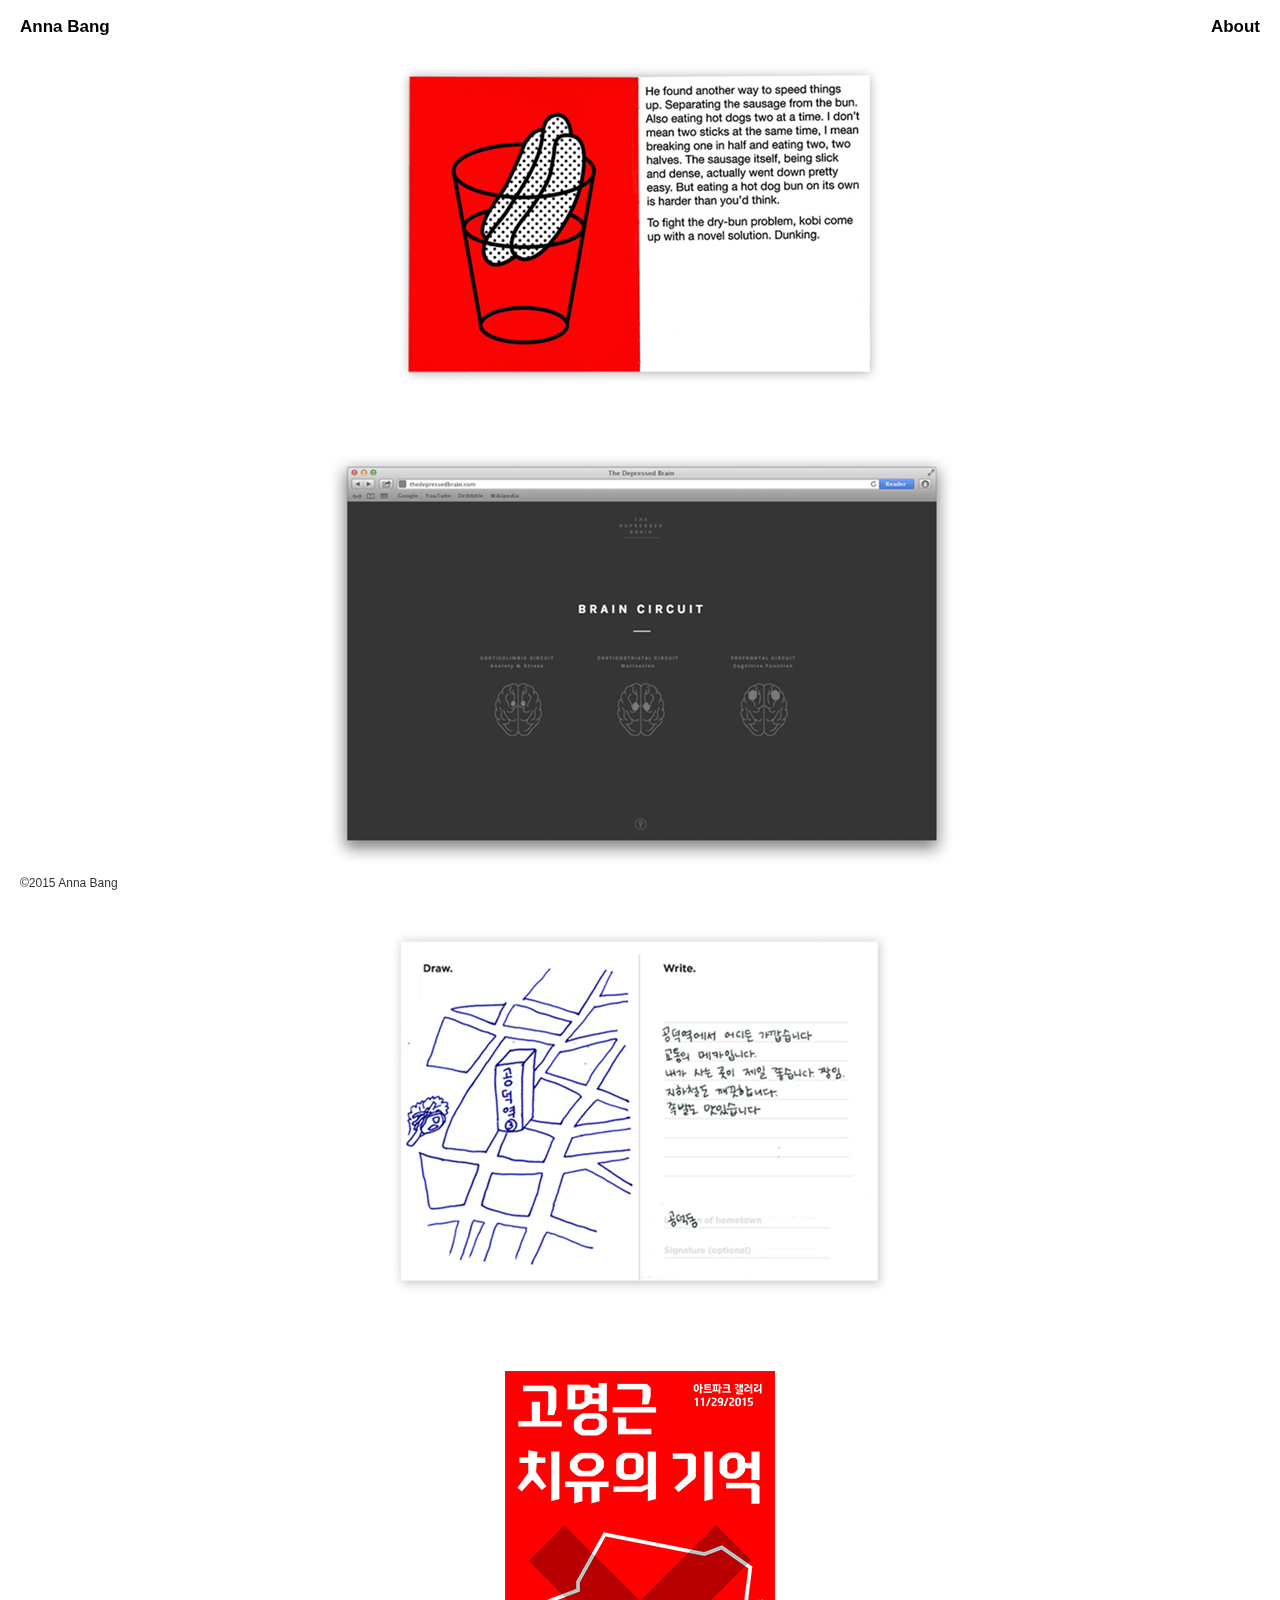
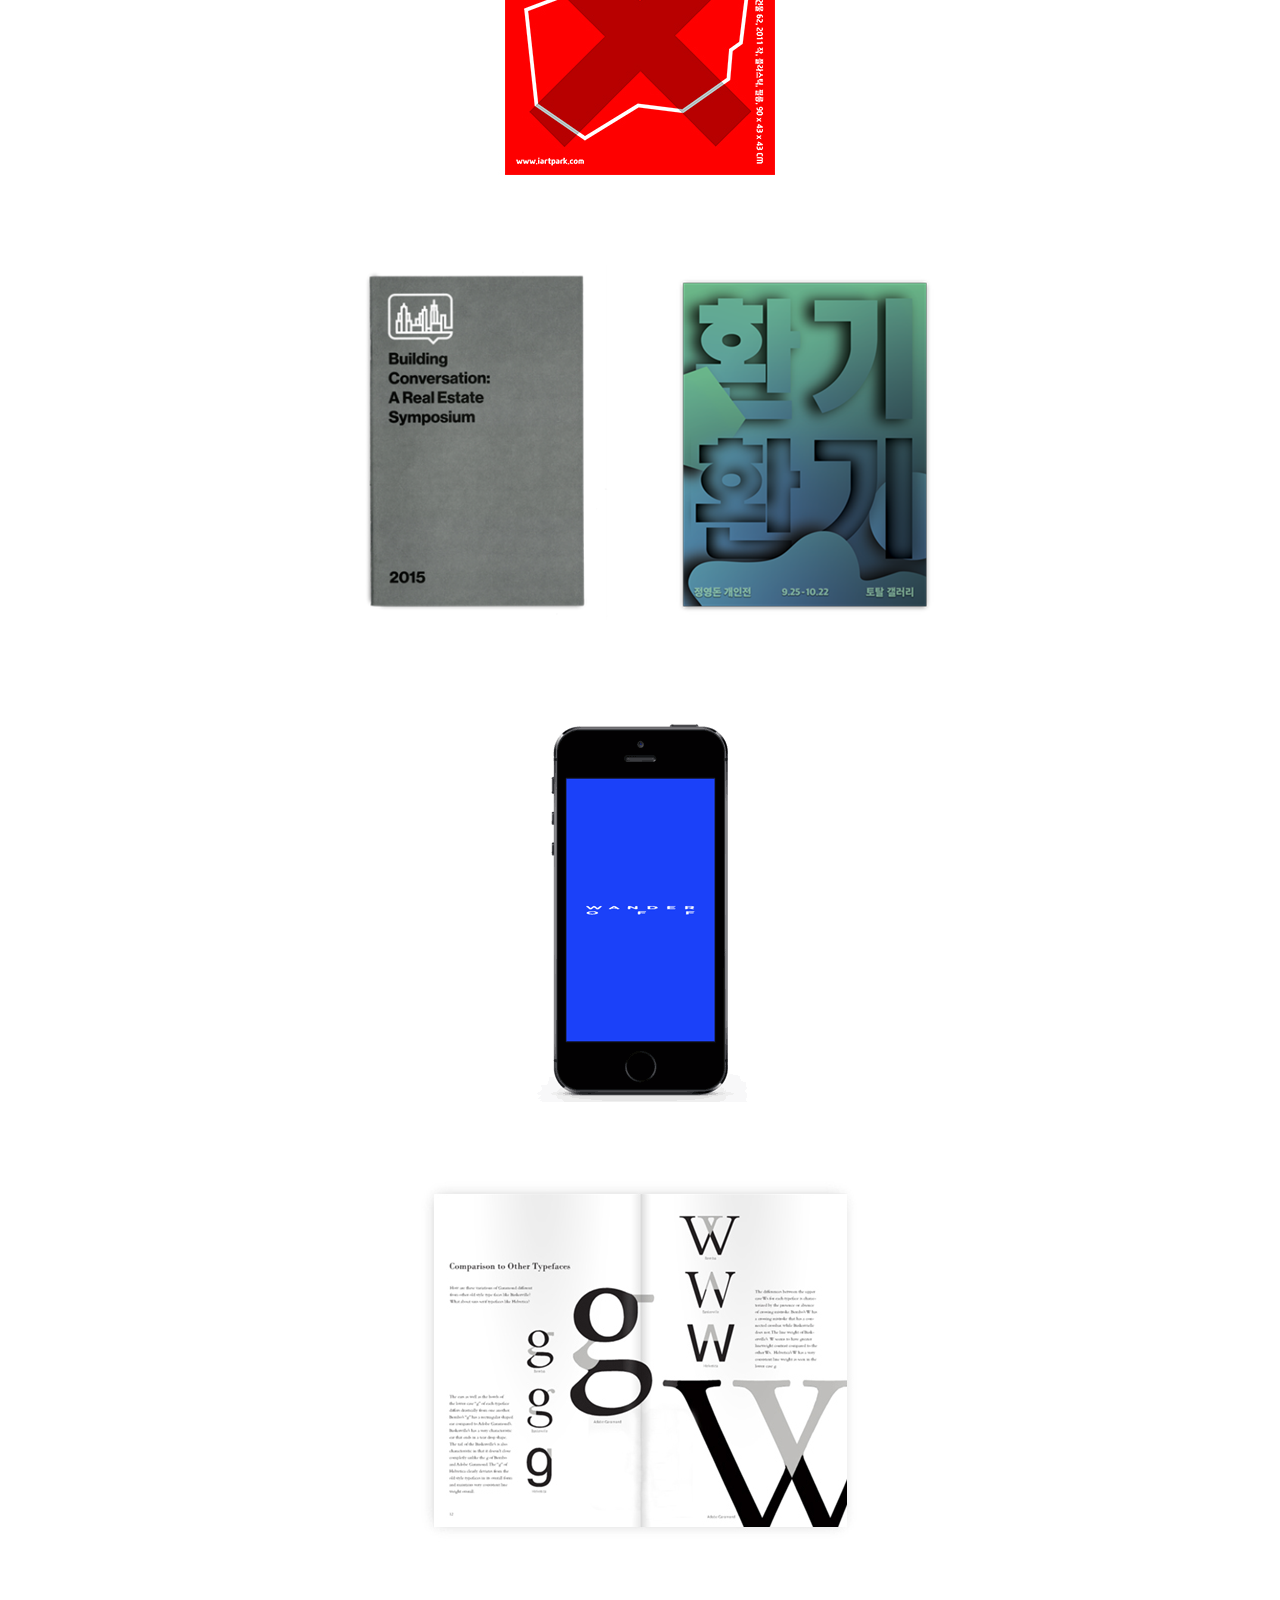
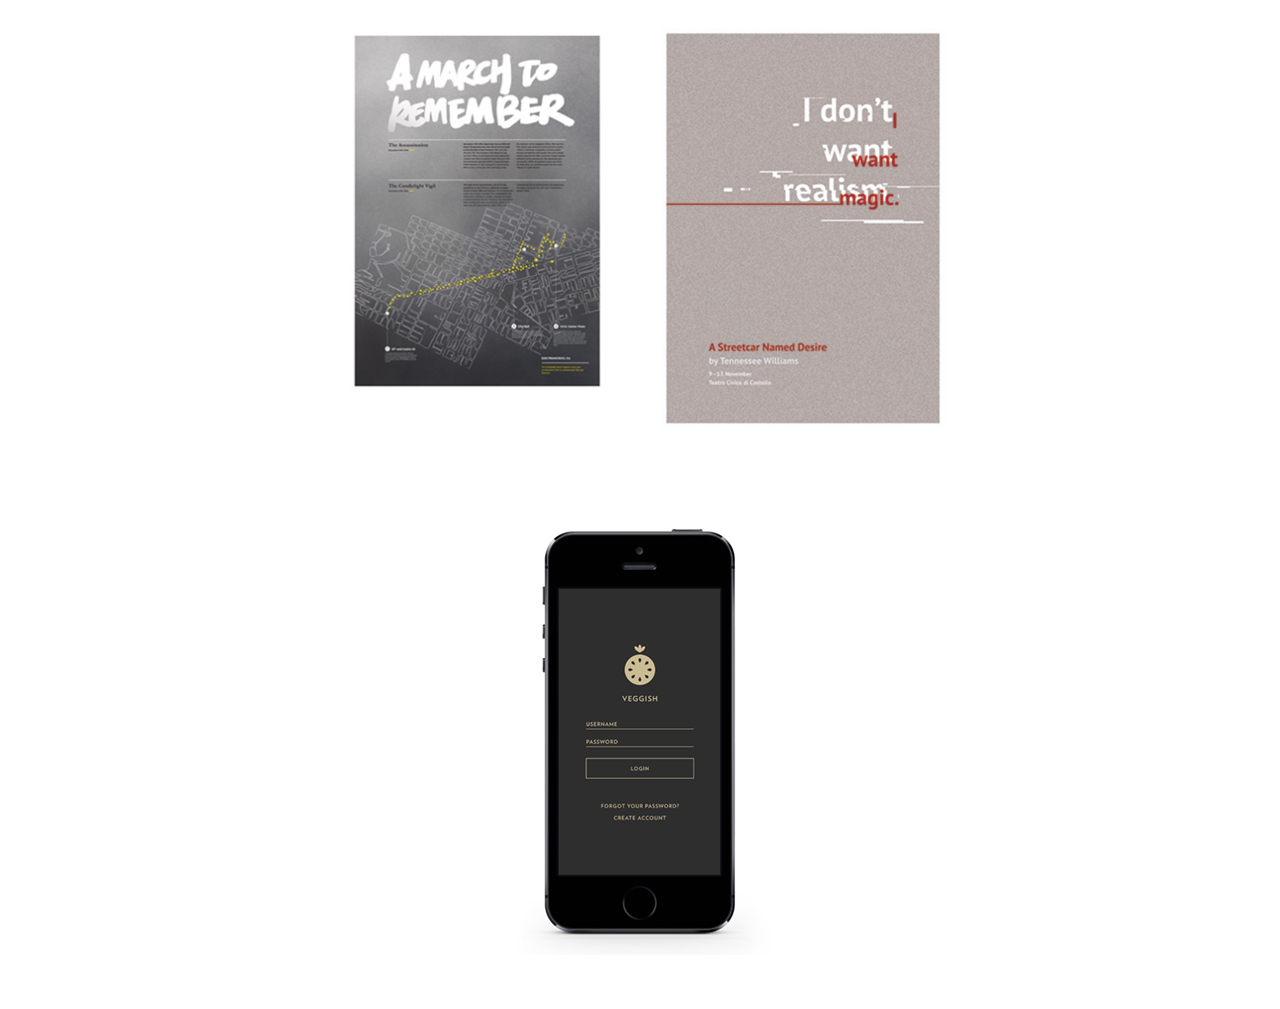
<file: index.html>
<!DOCTYPE html>
<html lang="en">
  <head>
    <meta charset="utf-8">
    <meta http-equiv="X-UA-Compatible" content="IE=edge">
    <meta name="viewport" content="width=device-width, initial-scale=1">
    <!-- The above 3 meta tags *must* come first in the head; any other head content must come *after* these tags -->
    <title>Anna Bang Design</title>

    <!-- CSS -->
    <link href="css/bootstrap.min.css" rel="stylesheet">
    <link href="css/custom.css" rel="stylesheet">
    <link href="css/customindex.css" rel="stylesheet">

    <!-- HTML5 shim and Respond.js for IE8 support of HTML5 elements and media queries -->
    <!-- WARNING: Respond.js doesn't work if you view the page via file:// -->
    <!--[if lt IE 9]>
      <script src="https://oss.maxcdn.com/html5shiv/3.7.2/html5shiv.min.js"></script>
      <script src="https://oss.maxcdn.com/respond/1.4.2/respond.min.js"></script>
    <![endif]-->
  </head>
  
  <body>

<!-- NAVBAR -->
    <div class="nav-bar-left">
        <a href="index.html">
        Anna Bang
        </a>
    </div>

    <div class="nav-bar-right">
        <a href="about.html">
        About
        </a>
    </div>

    <div class="margin-50"></div>


<!-- WORK -->
    <br>
    
    <div class="index-padding"></div>



    <!-- Kobayashi --> 
    <div class="row">
        <div class="col-xs-1 col-md-2">
        </div>

        <div class="col-xs-10 col-md-8">
            <a href="kobayashi.html">
                <img class="img-responsive" src="images/kobayashi/thumbnail4.jpg"></img>
            </a>
        </div>

        <div class="col-xs-1 col-md-2">
        </div>
    </div>


    <div class="index-padding"></div>
    <div class="index-padding-small"></div>



    <!-- The Depressed Brain -->
    <div class="row">
        <div class="col-xs-1 col-md-2">
        </div>

        <div class="col-xs-10 col-md-8">
            <a href="depressedbrain.html">
                <img class="img-responsive" src="images/depressedbrain/thumbnail2.jpg"></img>
            </a>
        </div>

        <div class="col-xs-1 col-md-2">
        </div>
    </div>

    
    <div class="index-padding"></div>
    <div class="index-padding-small"></div>



    <!-- Hometown Project-->
    <div class="row">
        <div class="col-xs-1 col-md-3">
        </div>

        <div class="col-xs-10 col-md-6">
            <a href="hometown.html">
                <img class="img-responsive" src="images/hometown/thumbnail.jpg"></img>
            </a>    
        </div>

        <div class="col-xs-1 col-md-3">
        </div>
    </div>

    <div class="index-padding-small"></div>
    <div class="index-padding-small"></div>
    <br>
    <div class="index-padding-small"></div>



    <!-- Healing Poster-->
    <div class="row">
        <div class="col-md-3">
        </div>

        <div class="col-md-6">
            <a href="healing.html">
                <img class="img-responsive" src="images/healing/poster.jpg"></img>
            </a>
        </div>

        <div class="col-md-3">
        </div>
    </div>

    <div class="index-padding"></div>
    <div class="index-padding-small"></div>
    <div class="index-padding-small"></div>
    <div class="index-padding-small"></div>



    <!-- BC 15 & Ventillation-->
    <div class="row">
        <div class="col-md-3">
        </div>
        
        <div class="col-md-3">
            <a href="bc15.html">
                <img class="img-responsive" src="images/bc15/thumbnail.png"></img>
            </a>
        </div>
        
        <div class="col-md-3">
            <a href="ventillation.html">
                <img class="img-responsive" src="images/ventillation/thumbnail2.png"></img>
            </a>
        </div>
        
        </div class="col-md-3">
        </div>
    </div>

    <div class="index-padding"></div>
    <div class="index-padding-small"></div>



    <!-- Wanderoff -->
    <div class="row">
        <div class="col-xs-1 col-md-3">
        </div>
        
        <div class="col-xs-10 col-md-6">
            <a href="wanderoff.html">
                <img class="img-responsive" src="images/wanderoff/thumbnail.gif"></img>
            </a>
        </div>
        
        </div class="col-xs-1 col-md-3">
        </div>
    </div>

    <div class="index-padding"></div>
    <div class="index-padding-small"></div>



    <!-- Garamond -->
    <div class="row">
        <div class="col-xs-1 col-md-2">
        </div>

        <div class="col-xs-10 col-md-8">
            <a href="garamond.html">
                <img class="img-responsive" src="images/garamond/thumbnail2.jpg"></img>
            </a>    
        </div>

        <div class="col-xs-1 col-md-2">
        </div>
    </div>

    <div class="index-padding"></div>
    <div class="index-padding-small"></div>
    <div class="index-padding-small"></div>


    <!-- A March to Remember, Streetcar--> 
    <div class="row">
        <div class="col-xs-1 col-md-3">
        </div>

        <div class="col-xs-5 col-md-3">
            <a href="march.html">
                <img class="img-responsive" src="images/marchposter/thumbnail.jpg"></img>
            </a>    
        </div>

        <div class="col-xs-5 col-md-3">
            <a href="streetcar.html">
                <img class="img-responsive" src="images/streetcar/thumbnail.jpg"></img>
            </a>    
        </div>

        <div class="col-xs-1 col-md-3">
        </div>
    </div>

    <div class="index-padding"></div>
    <div class="index-padding"></div>

    
    <!-- Veggish -->
    <div class="row">
        <div class="col-xs-2 col-md-4">
        </div>

        <div class="col-xs-8 col-md-4">
            <a href="veggish.html">
                <img class="img-responsive" src="images/veggish/thumbnail.jpg"></img>
            </a>   
        </div>

        <div class="col-xs-2 col-md-4">
        </div>
    </div>

    <div class="credit">
      ©2015 Anna Bang
    </div>





















   











    <br><br>

        <a class="hometown-project" href="hometown-project.html">
        </a>
        <a class="depressed-brain" href="depressed-brain.html">
        </a>
        <a class="brain-book" href="brain-book.html">
        </a>
        <a class="kobayashi" href="kobayashi.html">
        </a>
        <a class="three-at-a-time" href="three-at-a-time.html">
        </a>
        <a class="wikipedia" href="wikipedia.html">
        </a>
        <a class="luxury" href="luxury.html">
        </a>
        <a class="march" href="march.html">
        </a>
        <a class="veggish" href="veggish.html">
        </a>
        <a class="garamond" href="garamond.html">
        </a>
        <a class="streetcar" href="streetcar.html">
        </a>
    </div>

    <!-- jQuery (necessary for Bootstrap's JavaScript plugins) -->
    <script src="https://ajax.googleapis.com/ajax/libs/jquery/1.11.3/jquery.min.js"></script>
    <!-- Include all compiled plugins (below), or include individual files as needed -->
    <script src="js/bootstrap.min.js"></script>
  </body>
</html>
</file>
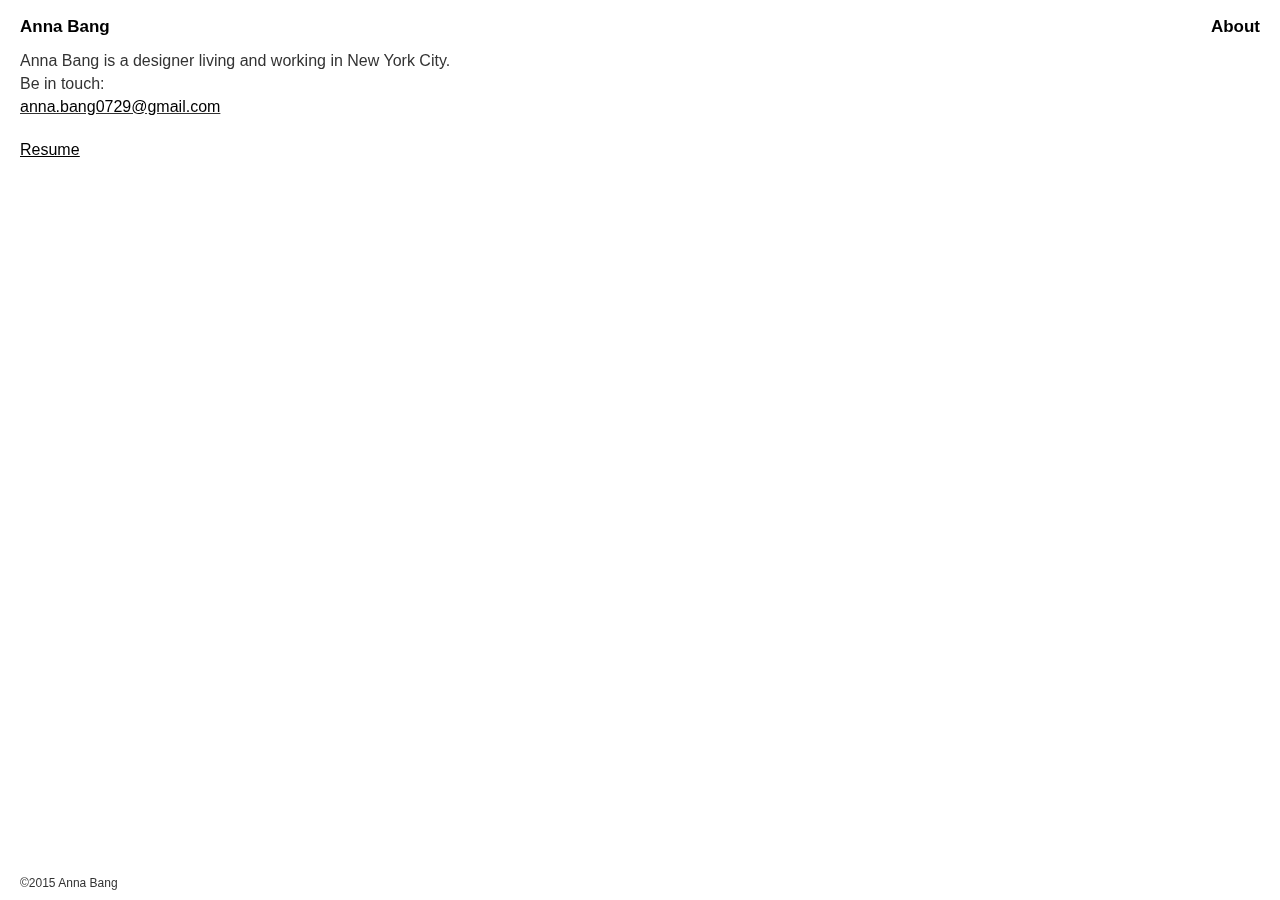
<file: about.html>
<!DOCTYPE html>
<html lang="en">
  <head>
    <meta charset="utf-8">
    <meta http-equiv="X-UA-Compatible" content="IE=edge">
    <meta name="viewport" content="width=device-width, initial-scale=1">
    <!-- The above 3 meta tags *must* come first in the head; any other head content must come *after* these tags -->
    <title>Anna Bang Design</title>

    <!-- CSS -->
    <link href="css/bootstrap.min.css" rel="stylesheet">
    <link href="css/custom.css" rel="stylesheet">

    <!-- HTML5 shim and Respond.js for IE8 support of HTML5 elements and media queries -->
    <!-- WARNING: Respond.js doesn't work if you view the page via file:// -->
    <!--[if lt IE 9]>
      <script src="https://oss.maxcdn.com/html5shiv/3.7.2/html5shiv.min.js"></script>
      <script src="https://oss.maxcdn.com/respond/1.4.2/respond.min.js"></script>
    <![endif]-->
  </head>
  <body>
    <div class="nav-bar-left">
        <a href="index.html">
        Anna Bang         
        </a>
    </div>

    <div class="nav-bar-right">
        <a href="about.html">
        About
        </a>
    </div>

    <br>
    <!-- BLURB --> 
    <div class="blurb">
      Anna Bang is a designer living and working in New York City. <br>
      Be in touch: <br>
      <a href="mailto:anna.bang0729@gmail.com?subject=Hi Anna"><div class="underline">anna.bang0729@gmail.com</a></a><br>
      <div class="index-padding"></div>

      <a href="AnnaBang_Resume.pdf"><div class="underline">Resume</div></a>

    </div>

    <div class="credit">
      ©2015 Anna Bang
    </div>
</file>
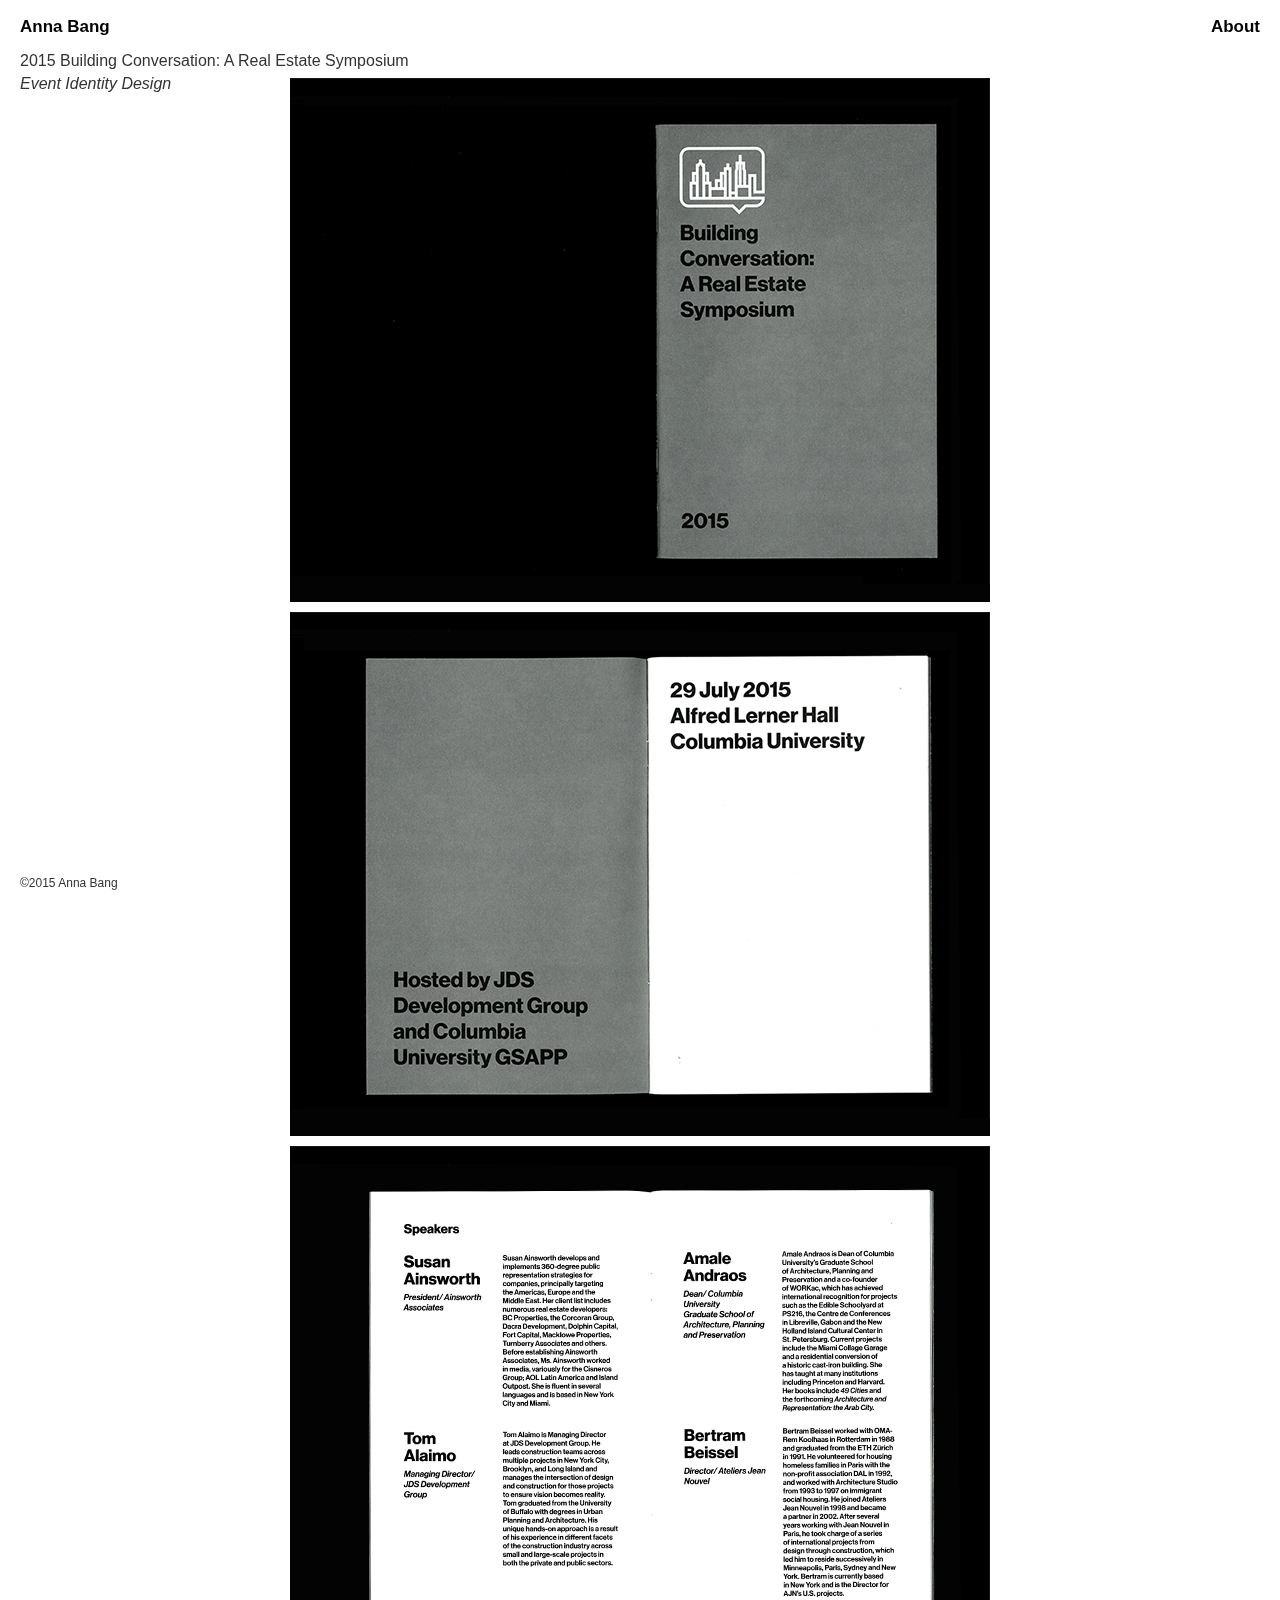
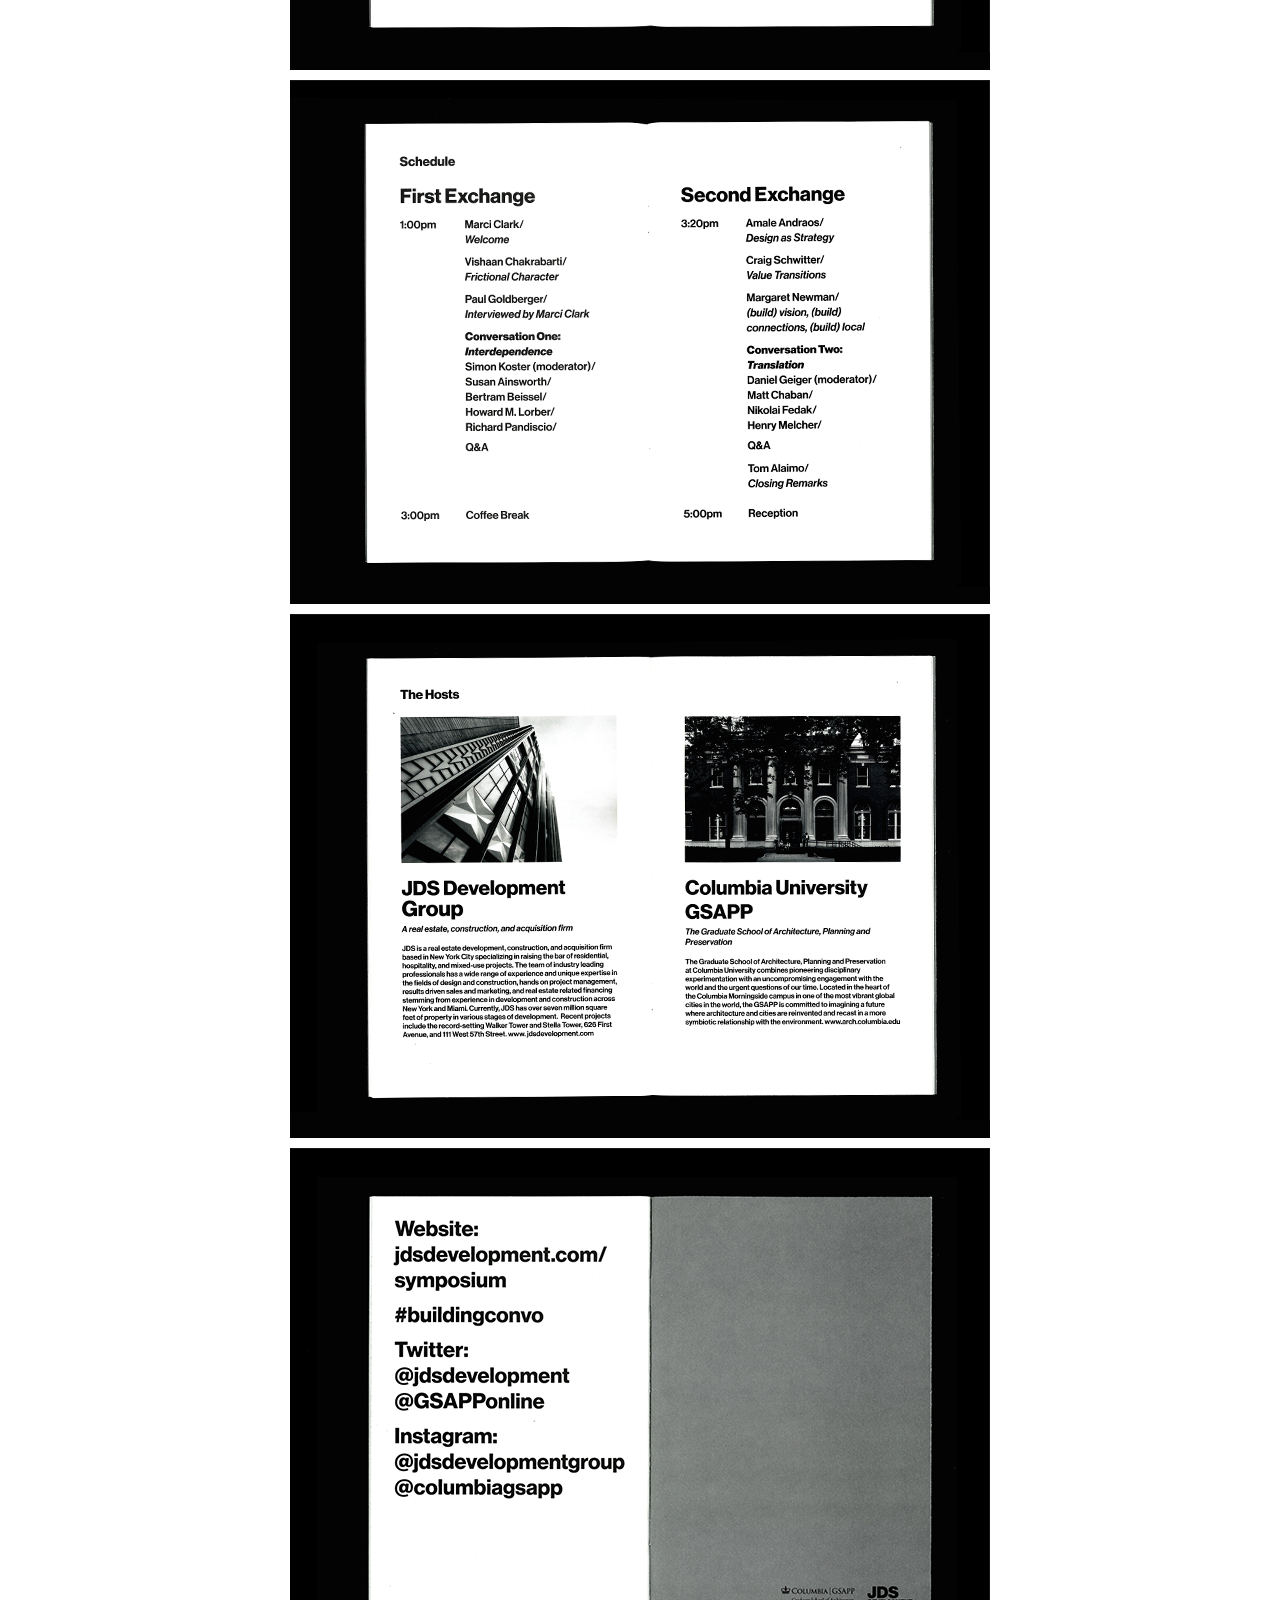
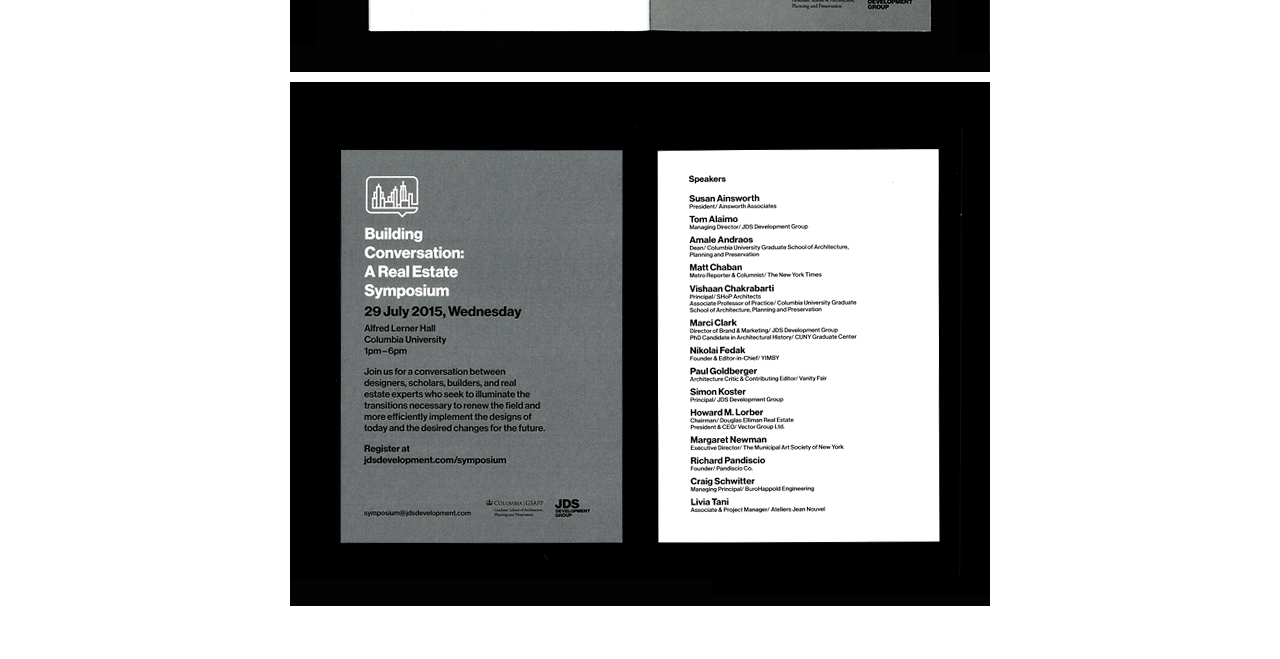
<file: bc15.html>
<!DOCTYPE html>
<html lang="en">
  <head>
    <meta charset="utf-8">
    <meta http-equiv="X-UA-Compatible" content="IE=edge">
    <meta name="viewport" content="width=device-width, initial-scale=1">
    <!-- The above 3 meta tags *must* come first in the head; any other head content must come *after* these tags -->
    <title>Anna Bang Design</title>

    <!-- CSS -->
    <link href="css/bootstrap.min.css" rel="stylesheet">
    <link href="css/custom.css" rel="stylesheet">

    <!-- HTML5 shim and Respond.js for IE8 support of HTML5 elements and media queries -->
    <!-- WARNING: Respond.js doesn't work if you view the page via file:// -->
    <!--[if lt IE 9]>
      <script src="https://oss.maxcdn.com/html5shiv/3.7.2/html5shiv.min.js"></script>
      <script src="https://oss.maxcdn.com/respond/1.4.2/respond.min.js"></script>
    <![endif]-->
  </head>
  <body>
    <div class="nav-bar-left">
        <a href="index.html">
        Anna Bang
        </a>
    </div>

    <div class="nav-bar-right">
        <a href="about.html">
        About
        </a>
    </div>

    <br>
    <!-- BLURB --> 
    <div class="blurb">
      2015 Building Conversation: A Real Estate Symposium
      <div class="italicized">
      Event Identity Design
      </div>
    </div>


    <br><br>
    <!-- WORK -->
    <div class="row">
        <div class="col-xs-1 col-md-1">
        </div>
        <div class="col-xs-10 col-md-10">
            <div class="row">
                <div class="col-md-1"></div>
                <div class="col-md-10">
                    <img class="img-responsive" src="images/bc15/brochure1.png"></img>
                    <img class="img-responsive" src="images/bc15/brochure2.png"></img>
                    <img class="img-responsive" src="images/bc15/brochure3.png"></img>
                    <img class="img-responsive" src="images/bc15/brochure4.png"></img>
                    <img class="img-responsive" src="images/bc15/brochure5.png"></img>
                    <img class="img-responsive" src="images/bc15/brochure6.png"></img>                             
                    <img class="img-responsive" src="images/bc15/postcard.png"></img>  
                </div>
                <div class="col-md-1"></div>
            </div>
        </div>
        <div class="col-xs-1 col-md-1">
        </div>
    </div>


    <br><br>


    <div class="credit">
      ©2015 Anna Bang
    </div>
</file>
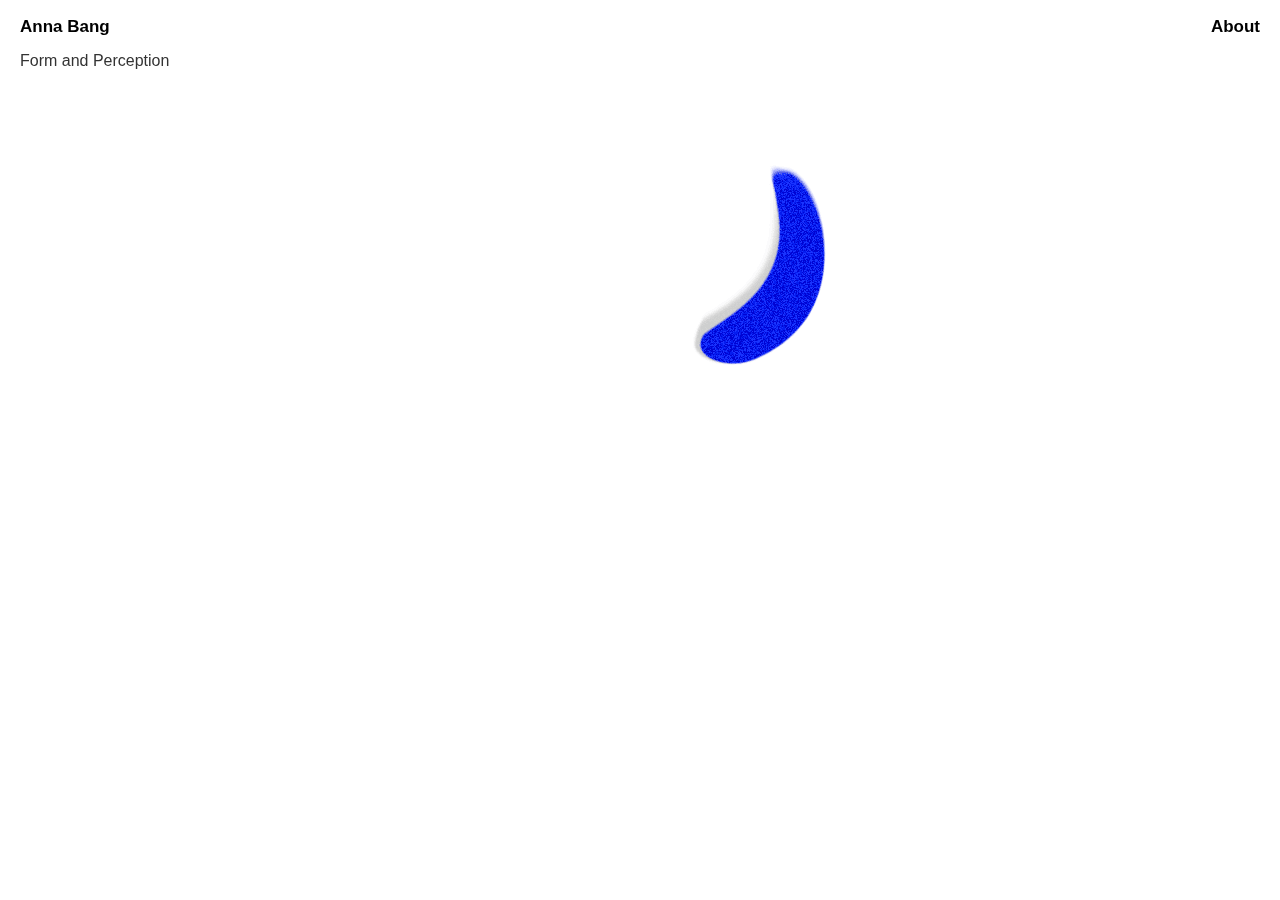
<file: formandperception.html>
<!DOCTYPE html>
<html lang="en">
  <head>
    <meta charset="utf-8">
    <meta http-equiv="X-UA-Compatible" content="IE=edge">
    <meta name="viewport" content="width=device-width, initial-scale=1">
    <!-- The above 3 meta tags *must* come first in the head; any other head content must come *after* these tags -->
    <title>Anna Bang Design</title>

    <!-- CSS -->
    <link href="css/bootstrap.min.css" rel="stylesheet">
    <link href="css/custom.css" rel="stylesheet">

    <!-- HTML5 shim and Respond.js for IE8 support of HTML5 elements and media queries -->
    <!-- WARNING: Respond.js doesn't work if you view the page via file:// -->
    <!--[if lt IE 9]>
      <script src="https://oss.maxcdn.com/html5shiv/3.7.2/html5shiv.min.js"></script>
      <script src="https://oss.maxcdn.com/respond/1.4.2/respond.min.js"></script>
    <![endif]-->
  </head>
  <body>
    <div class="nav-bar-left">
        <a href="index.html">
        Anna Bang
        </a>
    </div>

    <div class="nav-bar-right">
        <a href="about.html">
        About
        </a>
    </div>

    <br>
    <!-- BLURB --> 
    <div class="blurb">
      Form and Perception<br>
      <div class="italicized"></div> 
    </div>
    <!-- WORK -->

    <!-- Ventillation, Brain Book -->
    <div class="row">
        <div class="col-xs-1 col-md-1">
        </div>
        <div class="col-xs-10 col-md-10">
            <div class="row">
                <div class="col-md-2"></div>
                <div class="col-md-8">
                    <img src="images/formandperception/Morph2.gif"></img>
                </div>
                <div class="col-md-2"></div>
            </div>
        </div>
        <div class="col-xs-1 col-md-1">
        </div>
    </div>

    <br>
    <br>
</file>
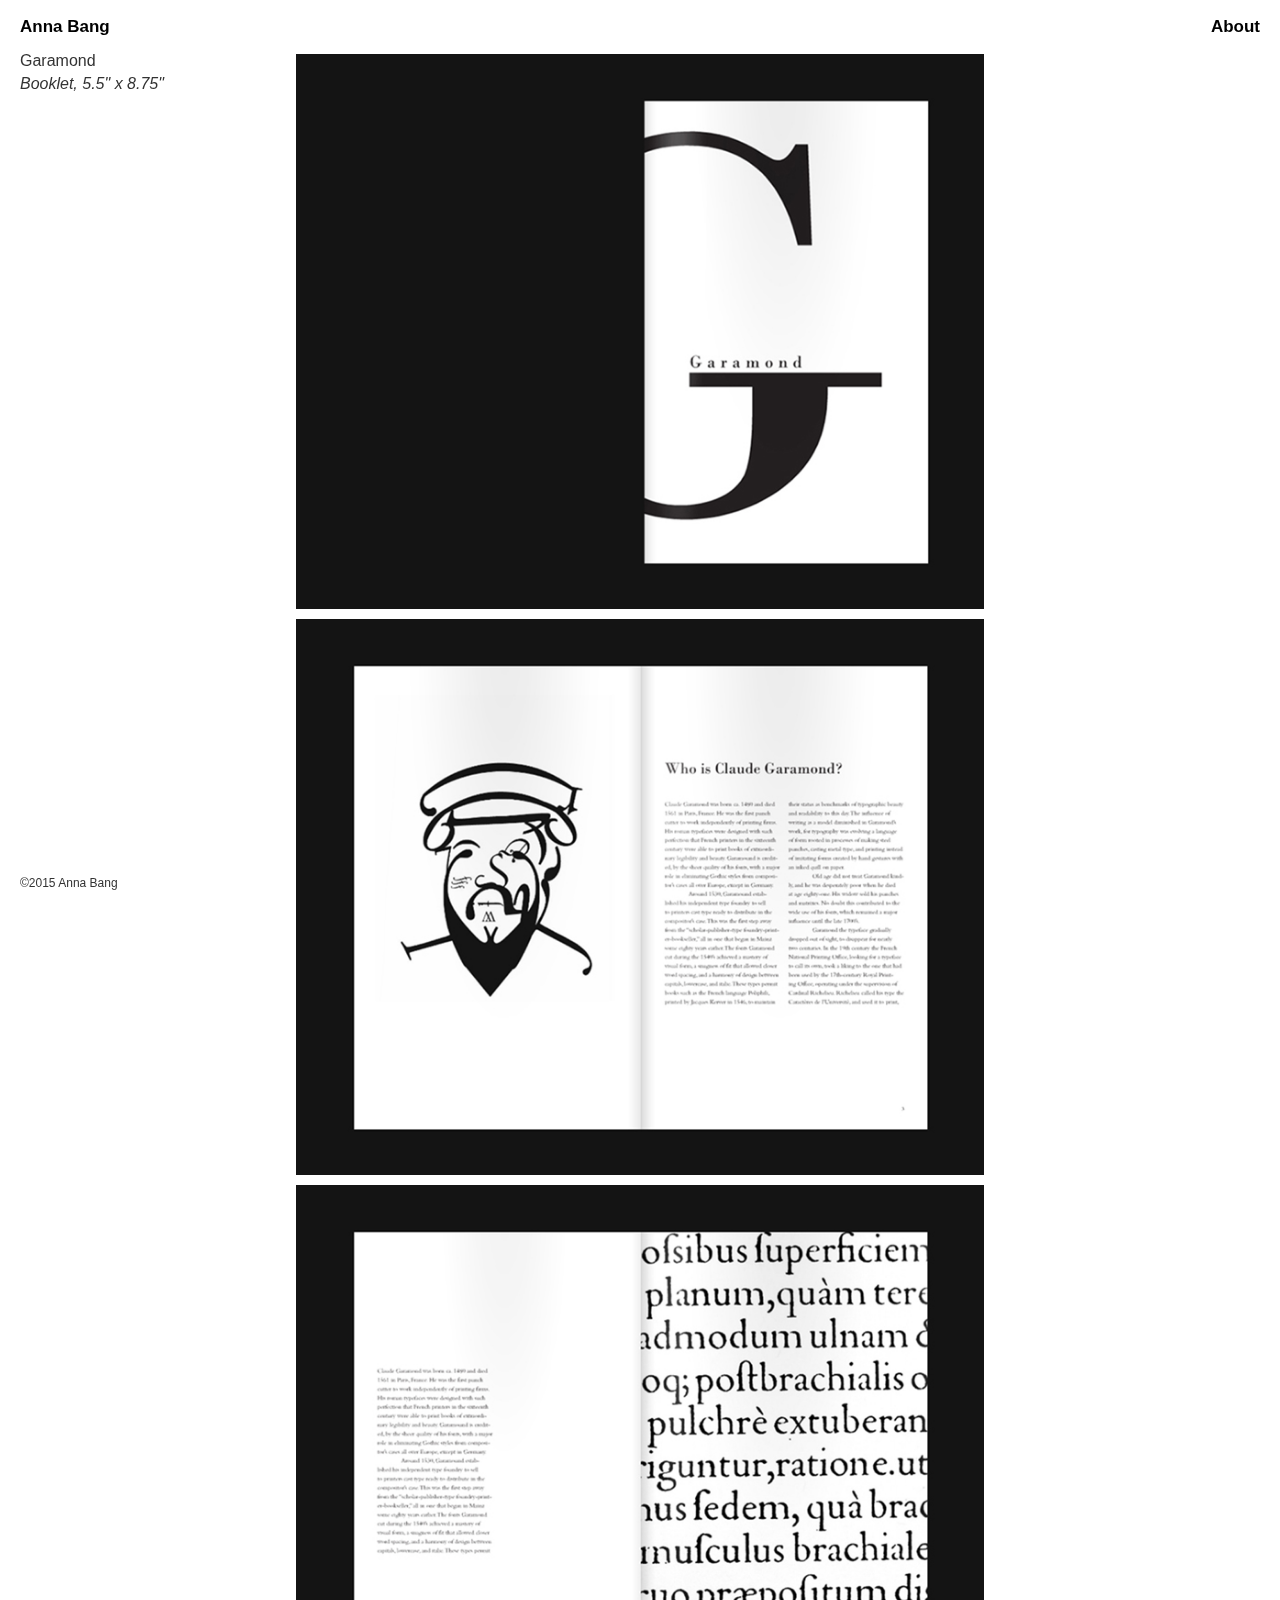
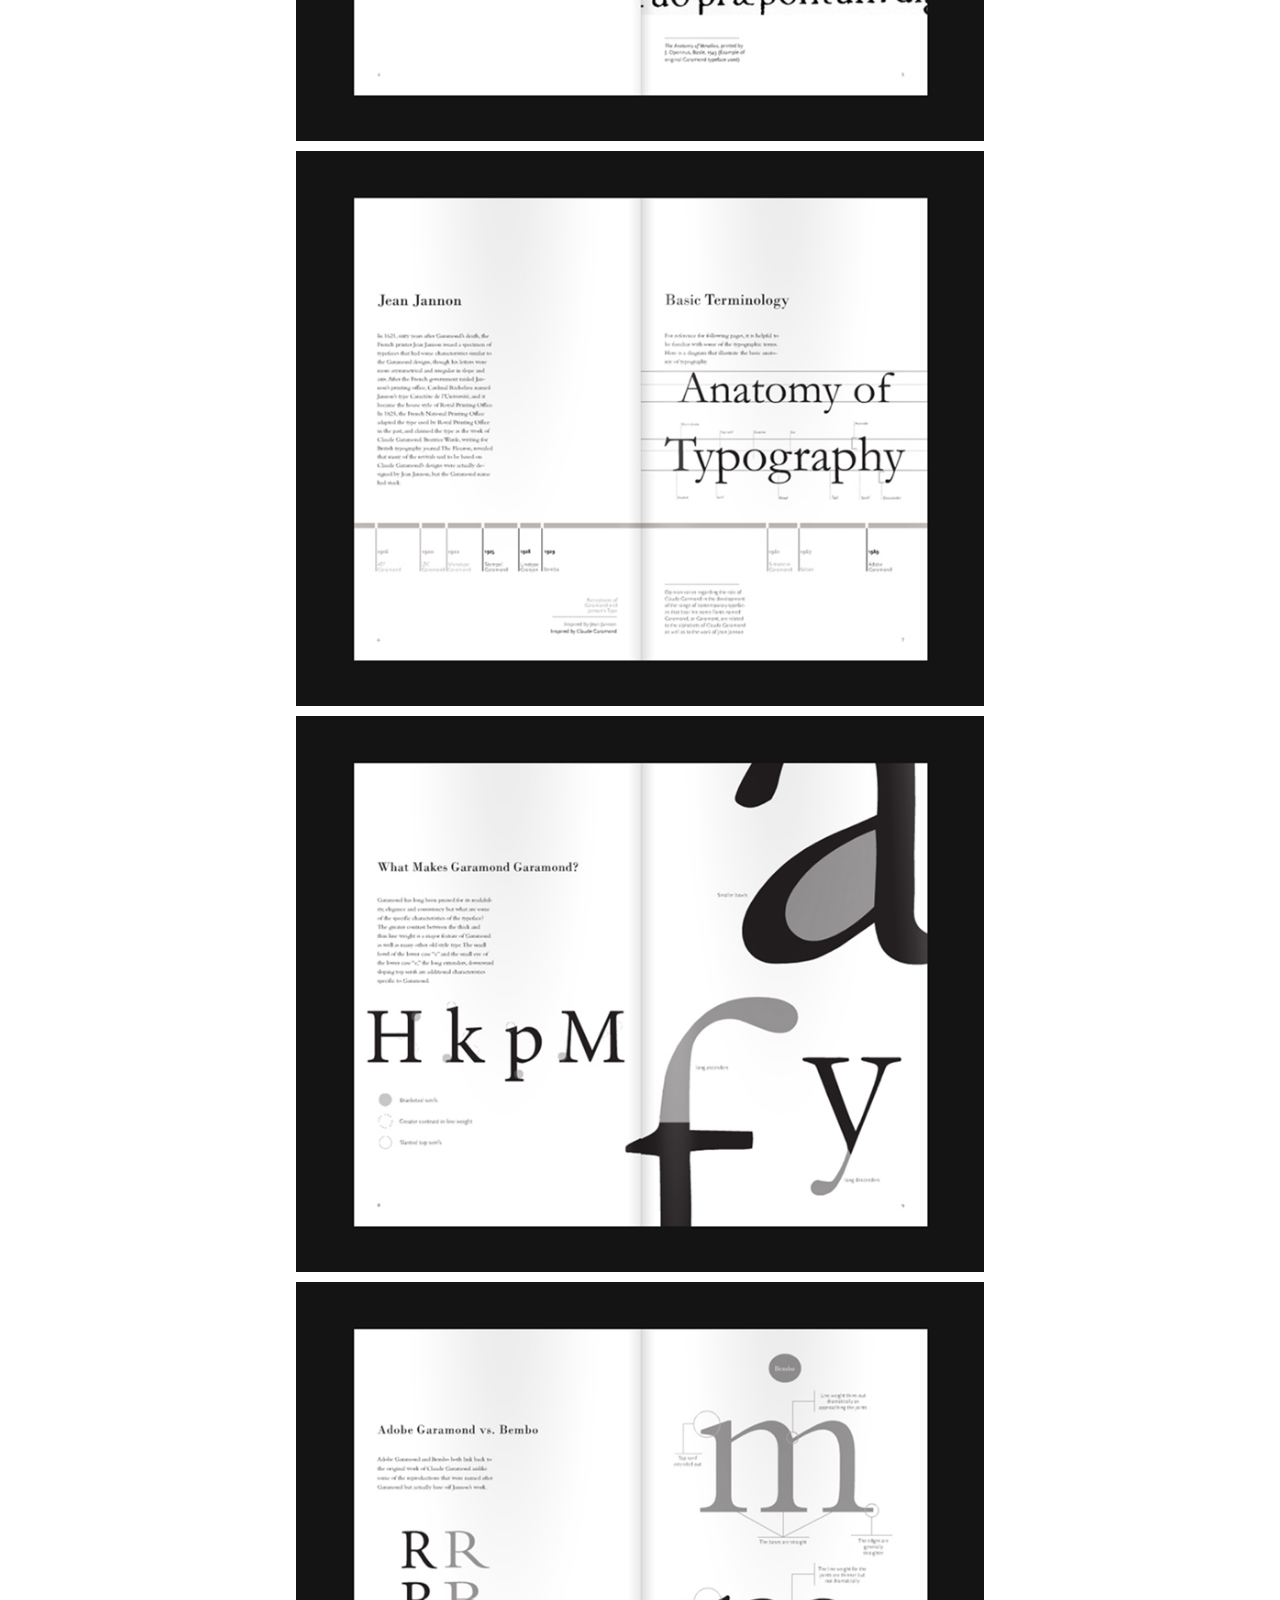
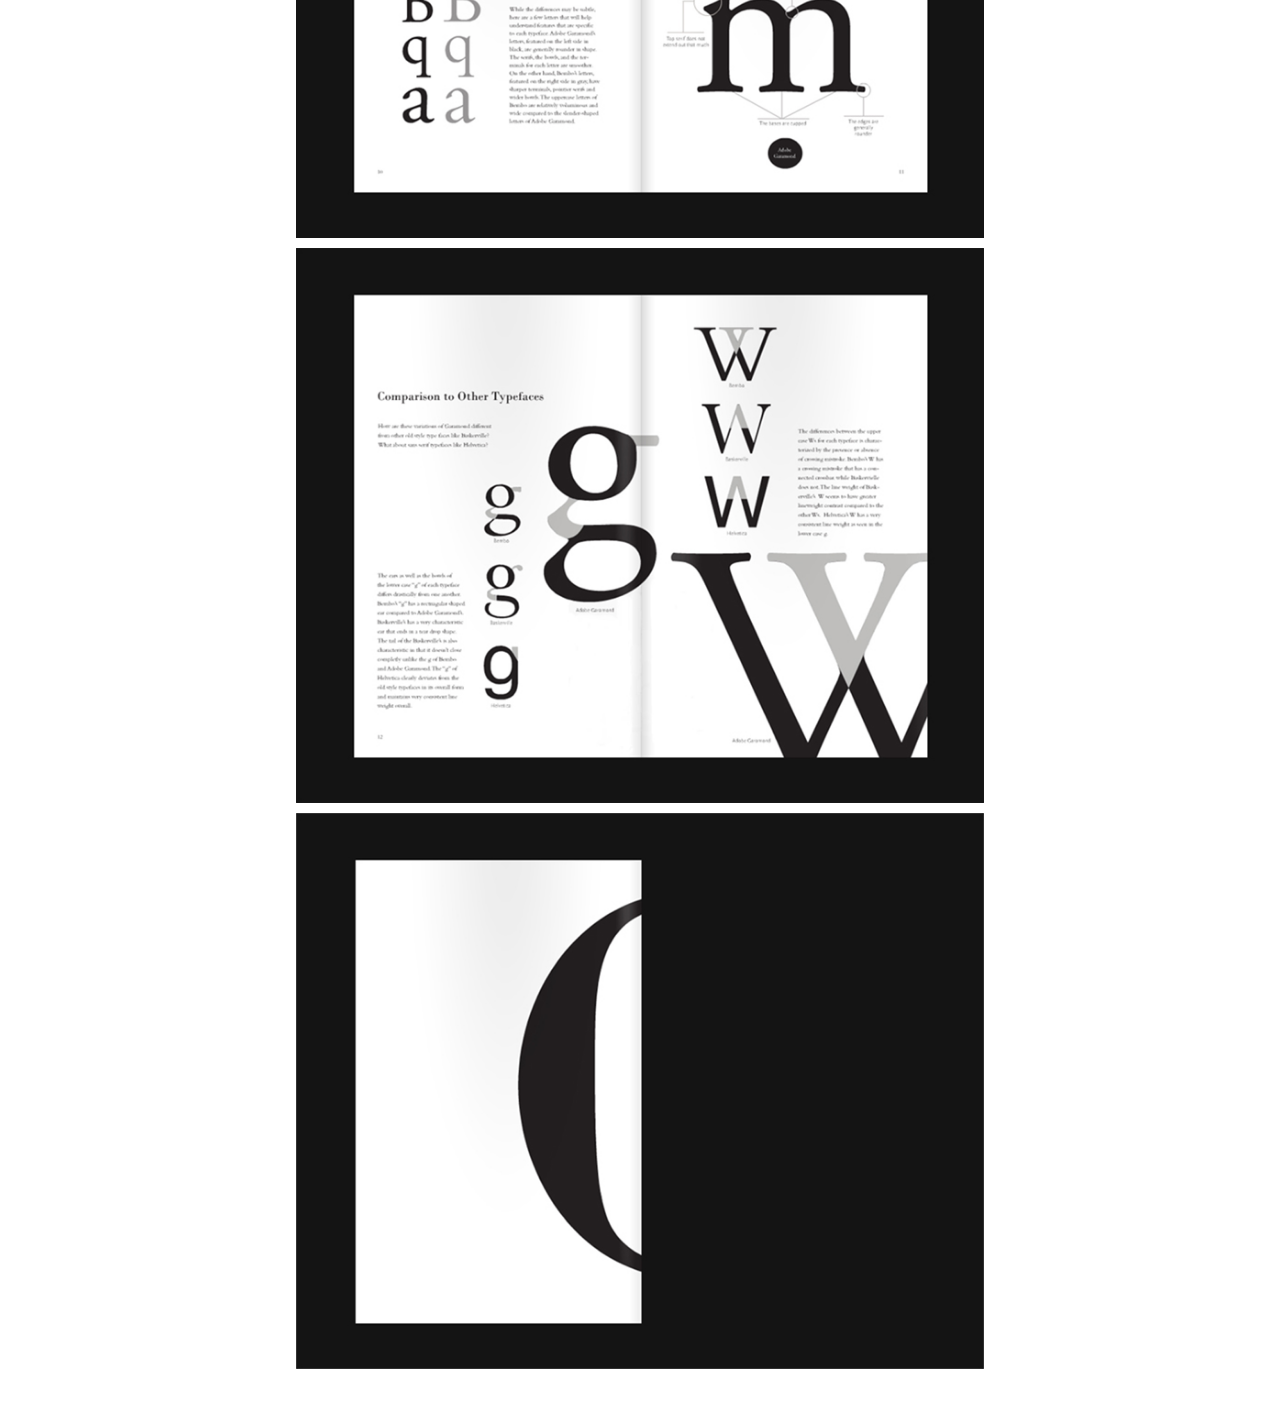
<file: garamond.html>
<!DOCTYPE html>
<html lang="en">
  <head>
    <meta charset="utf-8">
    <meta http-equiv="X-UA-Compatible" content="IE=edge">
    <meta name="viewport" content="width=device-width, initial-scale=1">
    <!-- The above 3 meta tags *must* come first in the head; any other head content must come *after* these tags -->
    <title>Anna Bang Design</title>

    <!-- CSS -->
    <link href="css/bootstrap.min.css" rel="stylesheet">
    <link href="css/custom.css" rel="stylesheet">

    <!-- HTML5 shim and Respond.js for IE8 support of HTML5 elements and media queries -->
    <!-- WARNING: Respond.js doesn't work if you view the page via file:// -->
    <!--[if lt IE 9]>
      <script src="https://oss.maxcdn.com/html5shiv/3.7.2/html5shiv.min.js"></script>
      <script src="https://oss.maxcdn.com/respond/1.4.2/respond.min.js"></script>
    <![endif]-->
  </head>
  <body>
    <div class="nav-bar-left">
        <a href="index.html">
        Anna Bang
        </a>
    </div>

    <div class="nav-bar-right">
        <a href="about.html">
        About
        </a>
    </div>

    <br>
    <!-- BLURB --> 
    <div class="blurb">
      Garamond
      <div class="italicized">
      Booklet, 5.5" x 8.75"
      </div>
    </div>


    <br>
    <!-- WORK -->
    <div class="row">
        <div class="col-xs-1 col-md-2">
        </div>
        <div class="col-xs-10 col-md-8">
            <div class="row">
                <div class="col-md-1"></div>
                <div class="col-md-10">
                    <img class="img-responsive" src="images/garamond/g.jpg"></img> 
                    <img class="img-responsive" src="images/garamond/g2.jpg"></img> 
                    <img class="img-responsive" src="images/garamond/g3.jpg"></img> 
                    <img class="img-responsive" src="images/garamond/g4.jpg"></img> 
                    <img class="img-responsive" src="images/garamond/g5.jpg"></img> 
                    <img class="img-responsive" src="images/garamond/g6.jpg"></img> 
                    <img class="img-responsive" src="images/garamond/g7.jpg"></img> 
                                        <img class="img-responsive" src="images/garamond/g8.jpg"></img> 
                    
                </div>
                <div class="col-md-1"></div>
            </div>
        </div>
        <div class="col-xs-1 col-md-2">
        </div>
    </div>

    <br><br>


    <div class="credit">
      ©2015 Anna Bang
    </div>
</file>
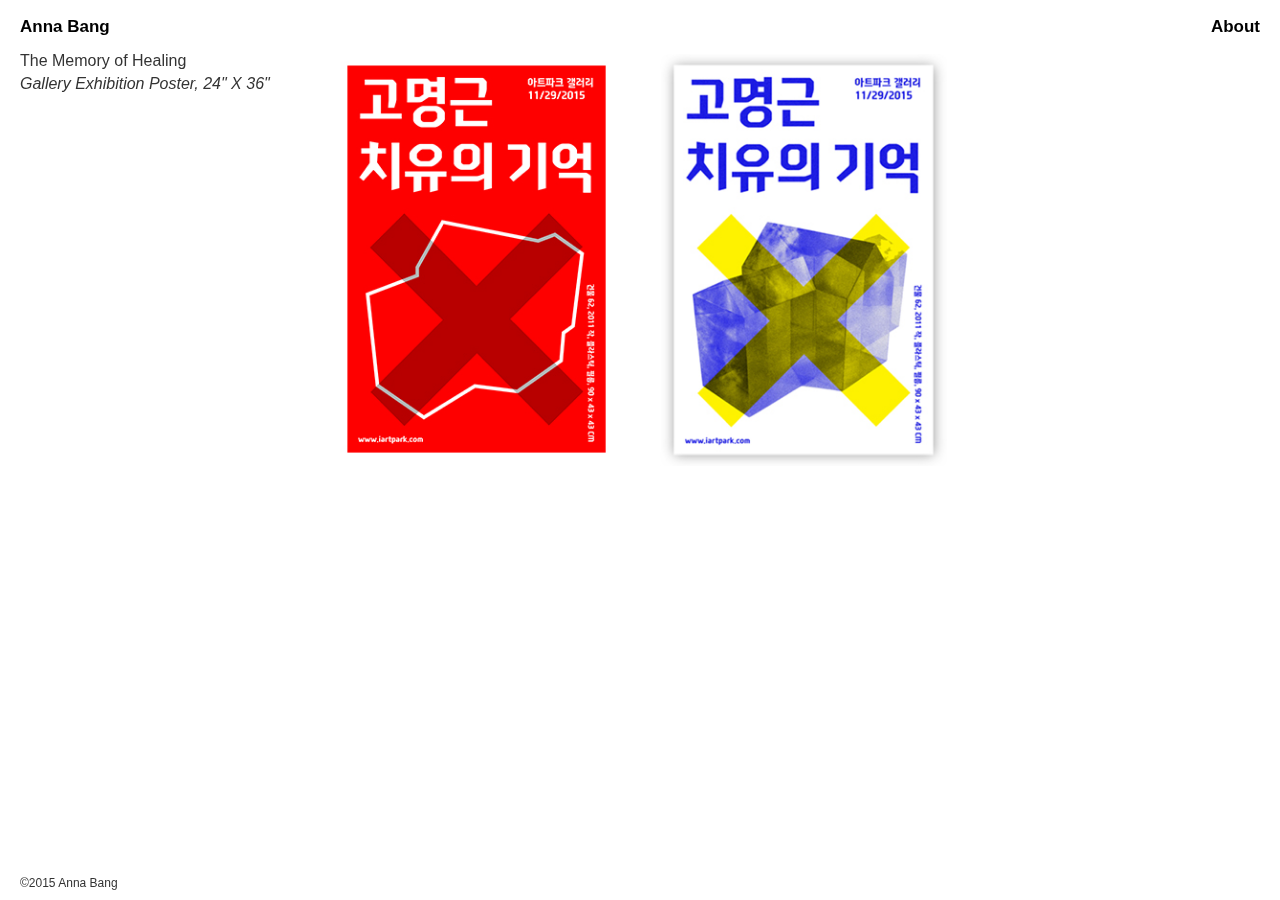
<file: healing.html>
<!DOCTYPE html>
<html lang="en">
  <head>
    <meta charset="utf-8">
    <meta http-equiv="X-UA-Compatible" content="IE=edge">
    <meta name="viewport" content="width=device-width, initial-scale=1">
    <!-- The above 3 meta tags *must* come first in the head; any other head content must come *after* these tags -->
    <title>Anna Bang Design</title>

    <!-- CSS -->
    <link href="css/bootstrap.min.css" rel="stylesheet">
    <link href="css/custom.css" rel="stylesheet">

    <!-- HTML5 shim and Respond.js for IE8 support of HTML5 elements and media queries -->
    <!-- WARNING: Respond.js doesn't work if you view the page via file:// -->
    <!--[if lt IE 9]>
      <script src="https://oss.maxcdn.com/html5shiv/3.7.2/html5shiv.min.js"></script>
      <script src="https://oss.maxcdn.com/respond/1.4.2/respond.min.js"></script>
    <![endif]-->
  </head>
  <body>
    <div class="nav-bar-left">
        <a href="index.html">
        Anna Bang
        </a>
    </div>

    <div class="nav-bar-right">
        <a href="about.html">
        About
        </a>
    </div>

    <br>
    <!-- BLURB --> 
    <div class="blurb">
      The Memory of Healing<br>
      <div class="italicized">
        Gallery Exhibition Poster, 24" X 36"
      </div> 
    </div>
    <!-- WORK -->

    <br>
    
    <!-- Ventillation, Brain Book -->
    <div class="row">
        <div class="col-md-3"></div>
        <div class="col-md-3">
            <img class="img-responsive" src="images/healing/poster.jpg"></img>
        </div>
        <div class="col-md-3">
            <img class="img-responsive" src="images/healing/poster2.jpg"></img>
        </div>
        <div class="col-md-3"></div>
    </div>


    <div class="credit">
      ©2015 Anna Bang
    </div>
</file>
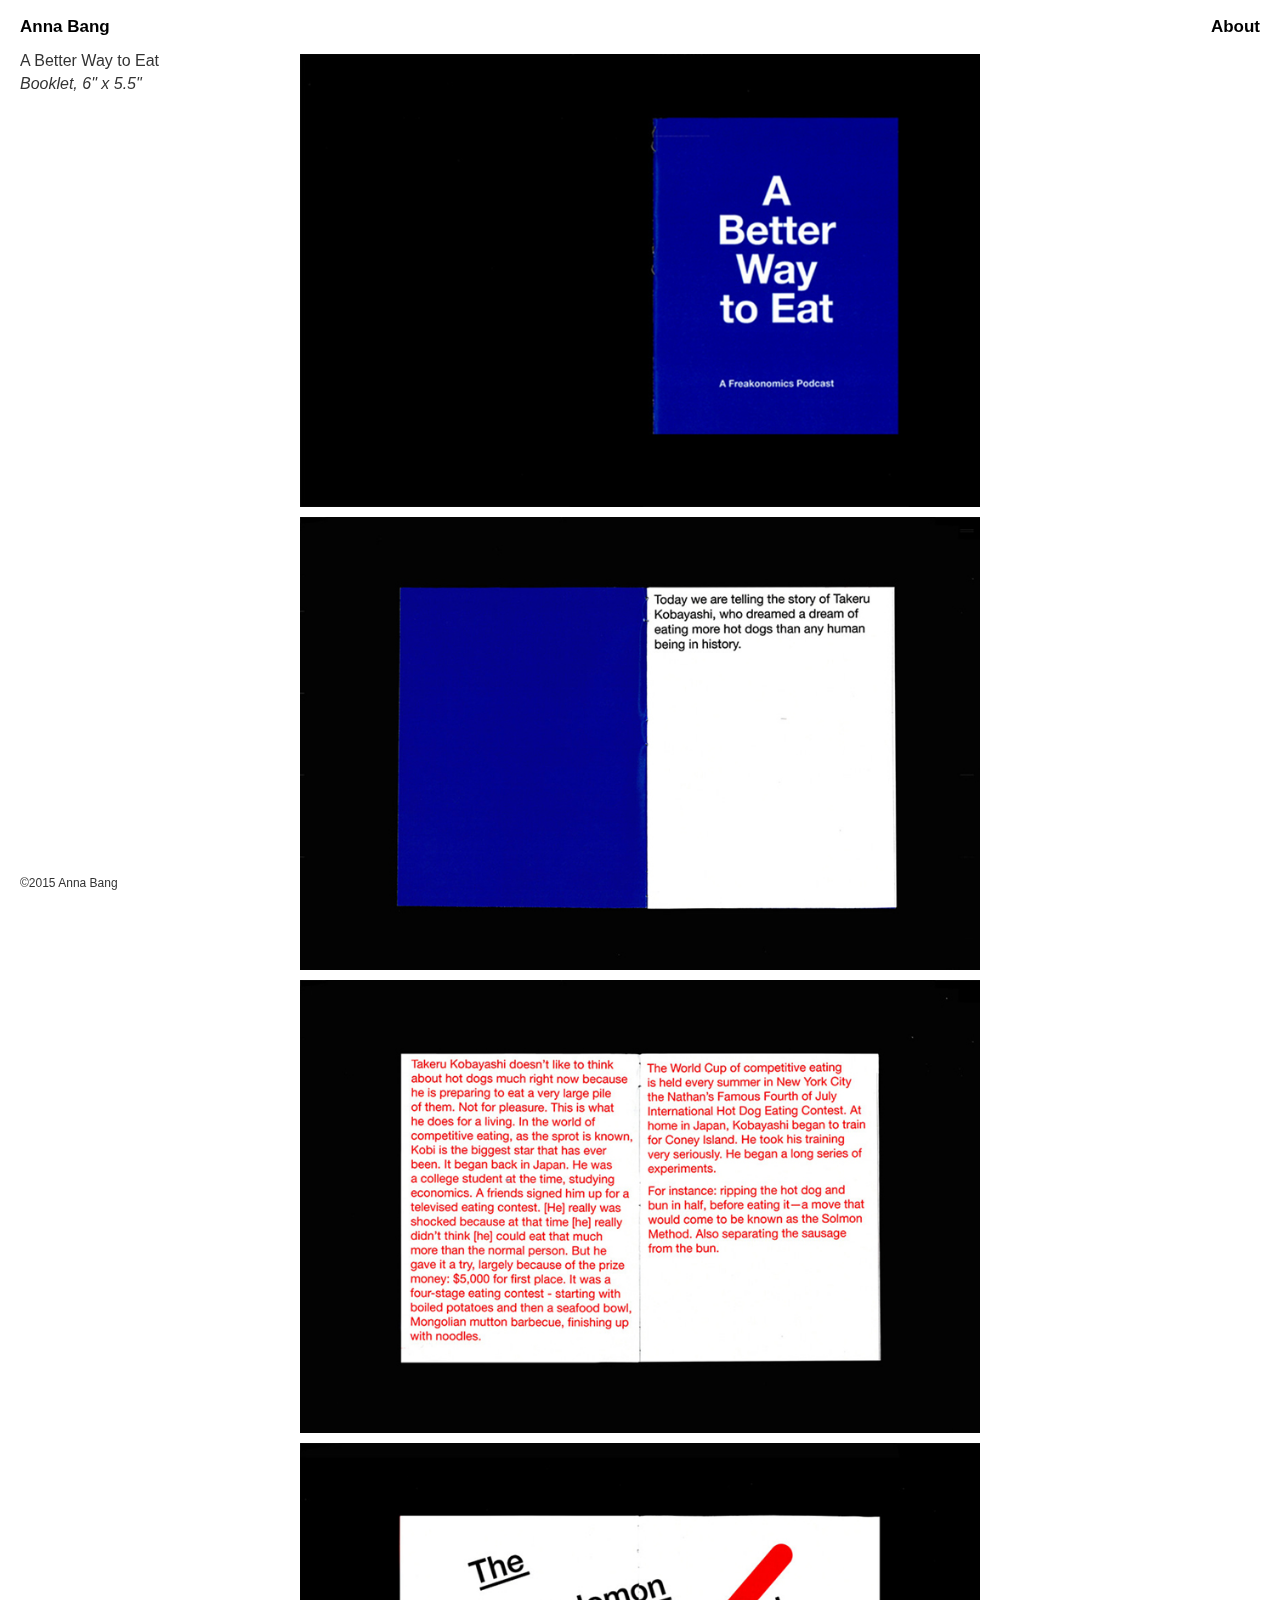
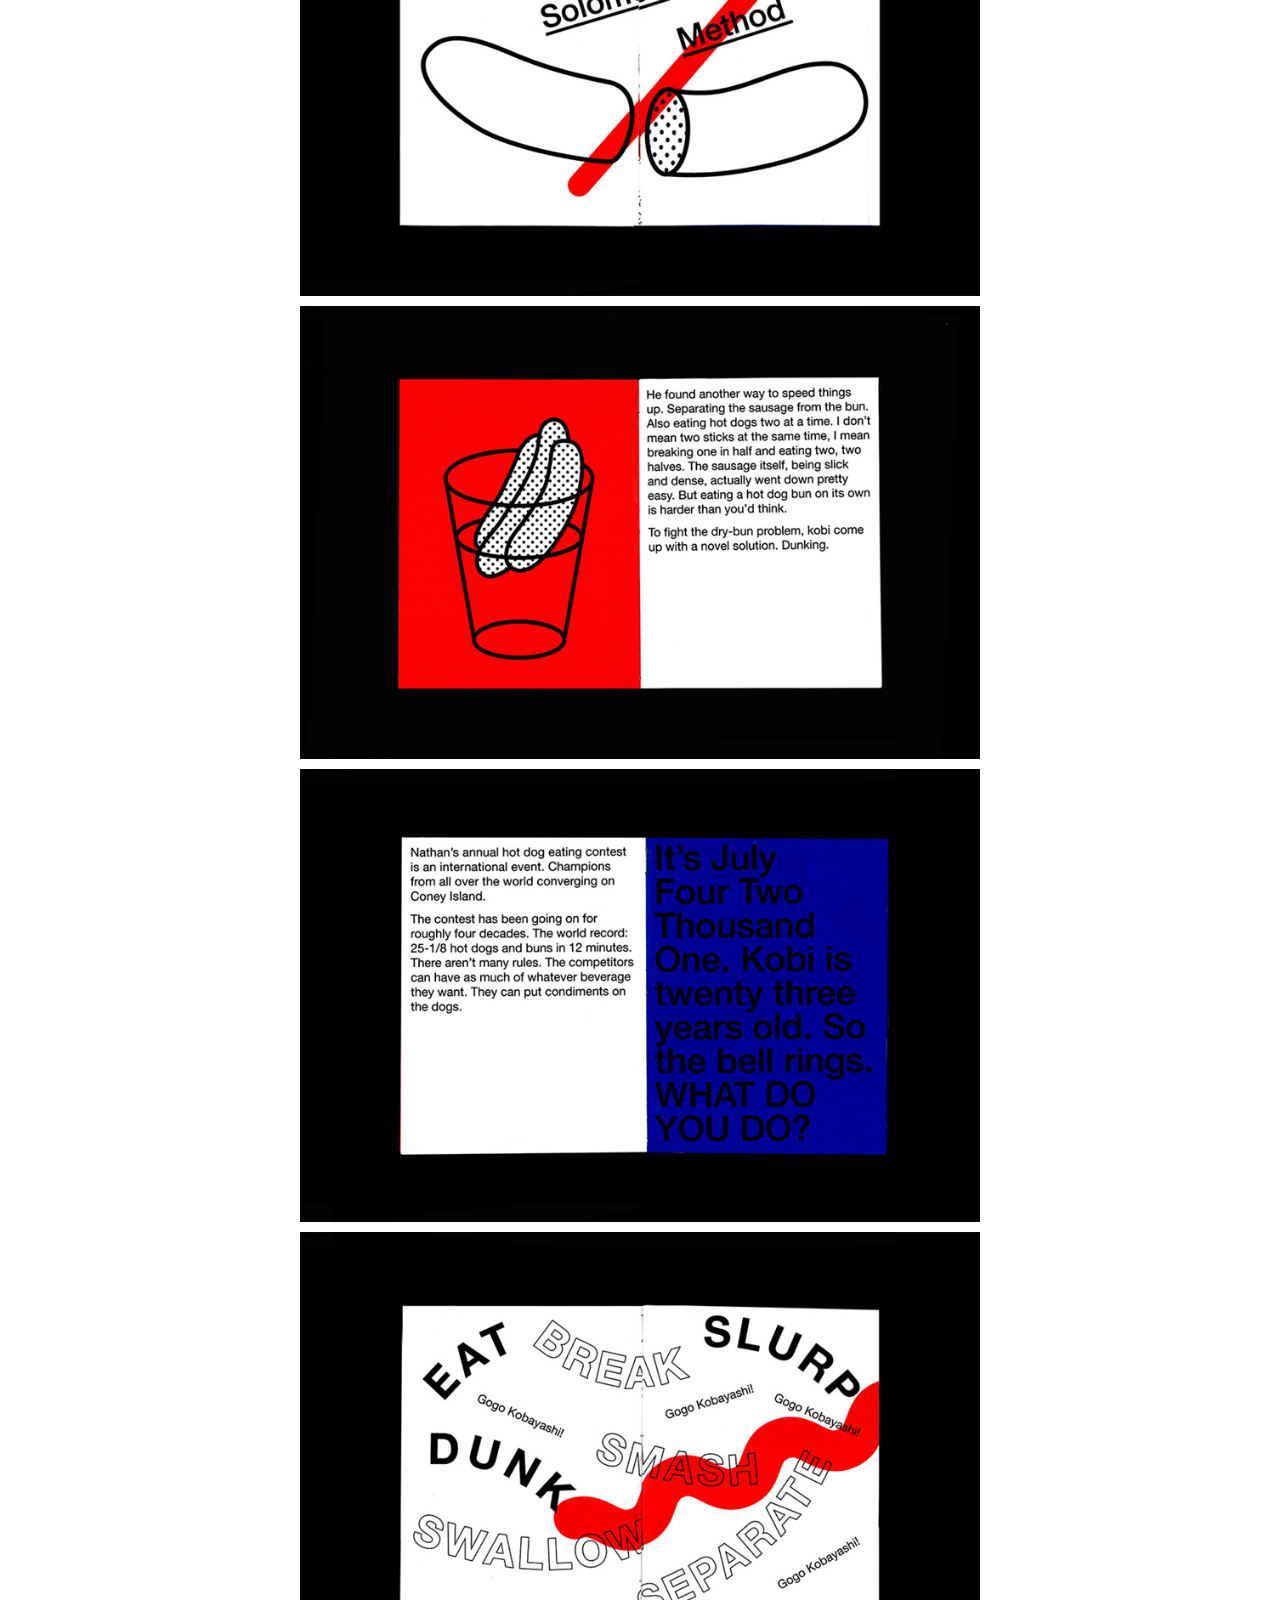
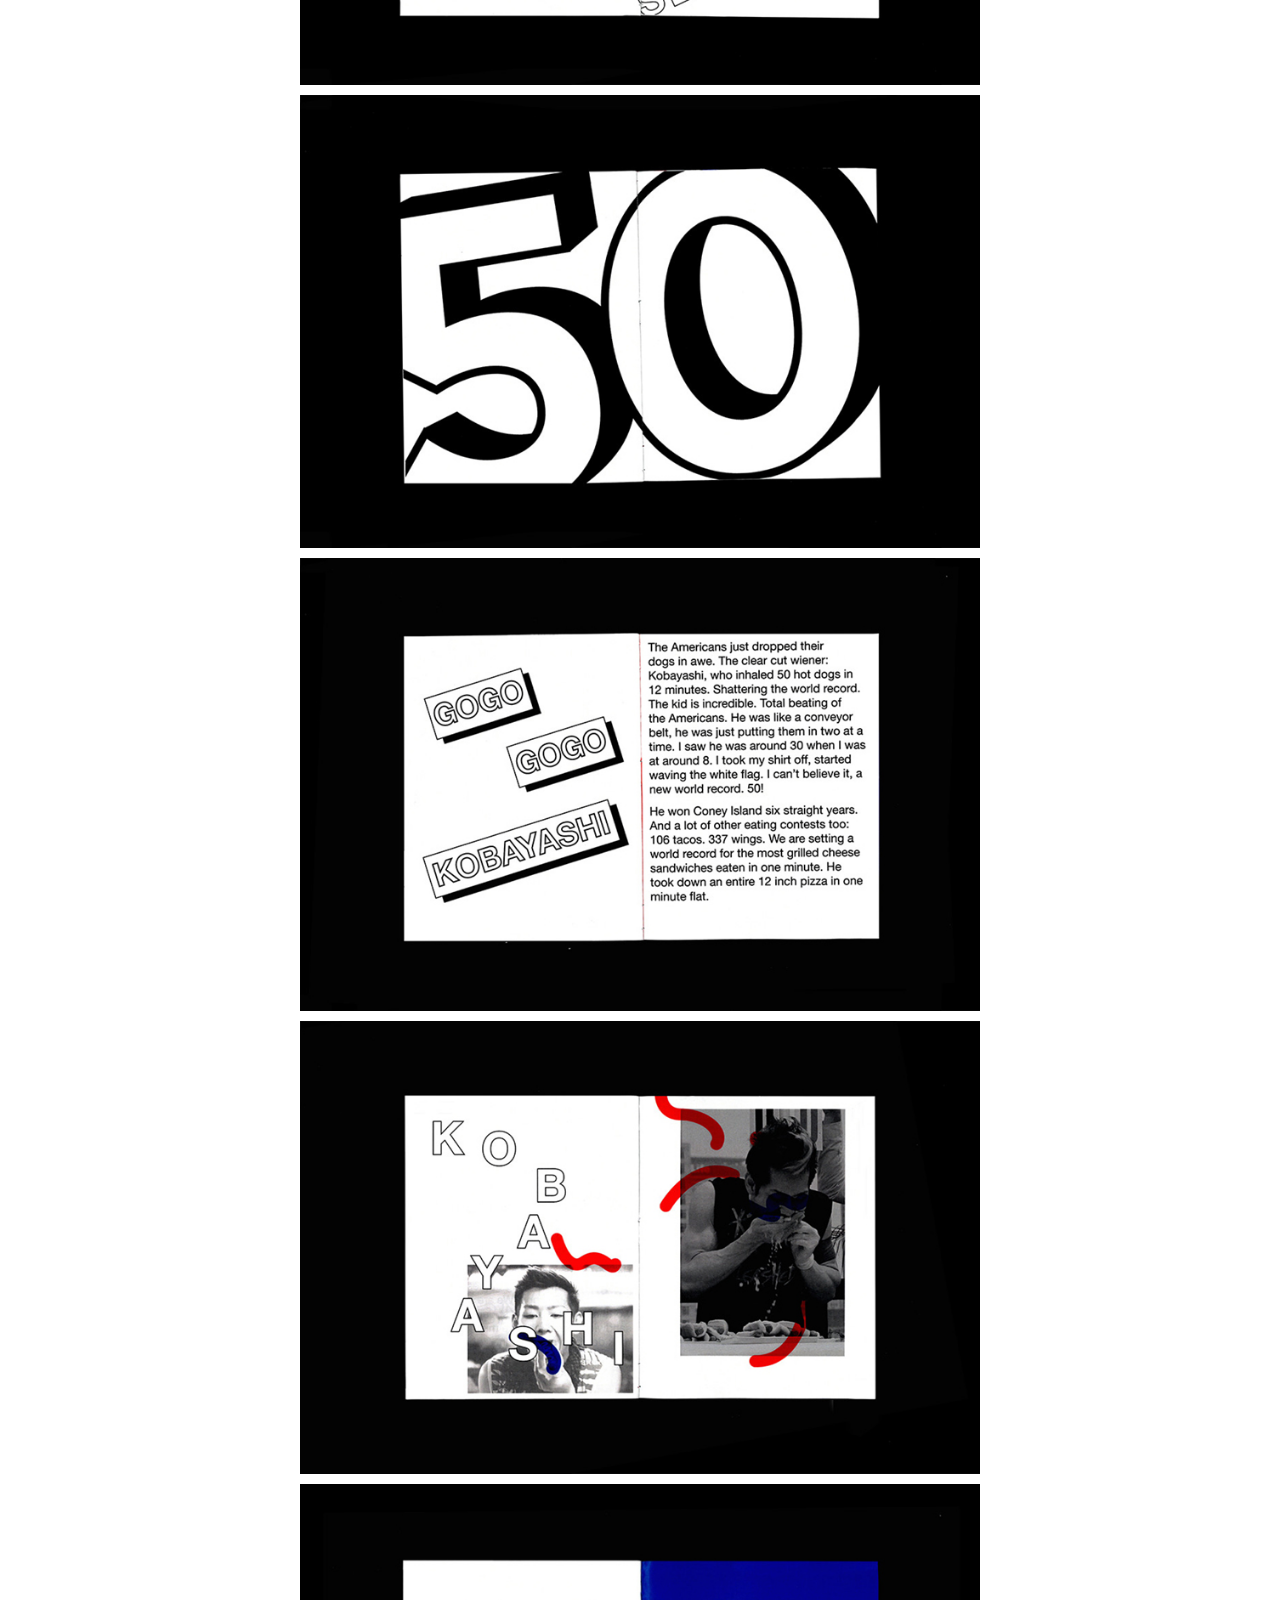
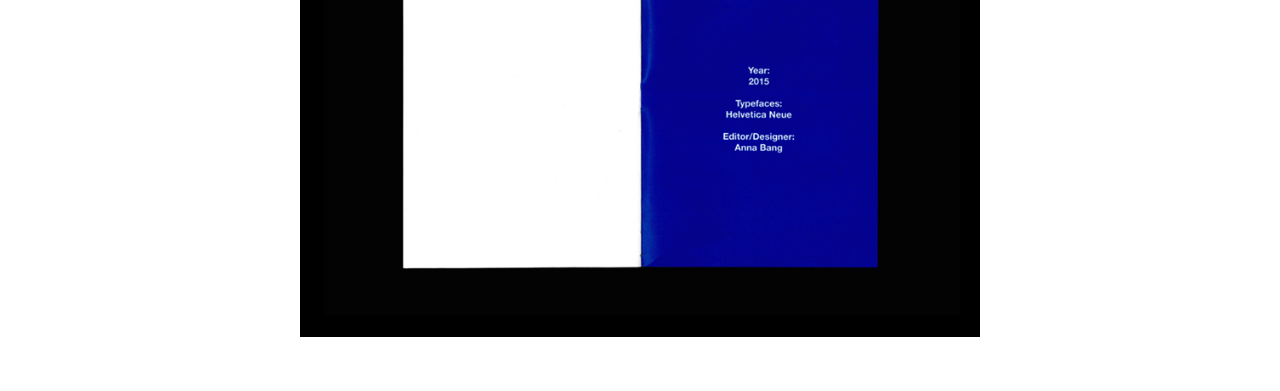
<file: kobayashi.html>
<!DOCTYPE html>
<html lang="en">
  <head>

    <meta charset="utf-8">
    <meta http-equiv="X-UA-Compatible" content="IE=edge">
    <meta name="viewport" content="width=device-width, initial-scale=1">
    <!-- The above 3 meta tags *must* come first in the head; any other head content must come *after* these tags -->
    <title>Anna Bang Design</title>
    <!-- CSS -->
    <link href="css/bootstrap.min.css" rel="stylesheet">
    <link href="css/custom.css" rel="stylesheet">
    <link href="css/customlarge.css" rel="stylesheet">

    <!-- HTML5 shim and Respond.js for IE8 support of HTML5 elements and media queries -->
    <!-- WARNING: Respond.js doesn't work if you view the page via file:// -->
    <!--[if lt IE 9]>
      <script src="https://oss.maxcdn.com/html5shiv/3.7.2/html5shiv.min.js"></script>
      <script src="https://oss.maxcdn.com/respond/1.4.2/respond.min.js"></script>
    <![endif]-->
  </head>
  <body>
    <div class="nav-bar-left">
        <a href="index.html">
        Anna Bang
        </a>
    </div>

    <div class="nav-bar-right">
        <a href="about.html">
        About
        </a>
    </div>

    <br>
    <!-- BLURB --> 
    <div class="blurb">
      A Better Way to Eat
      <div class="italicized">
      Booklet, 6" x 5.5" 
      </div>
    </div>


    <br>
    <!-- WORK -->
    <div class="row">
        <div class="col-xs-1 col-md-1">
        </div>
        <div class="col-xs-10 col-md-10">
            <div class="row">
                <div class="col-md-1"></div>
                <div class="col-md-10">
                    <img class="img-responsive" src="images/kobayashi/b1.jpg"></img> 
                    <img class="img-responsive" src="images/kobayashi/b2.jpg"></img> 
                    <img class="img-responsive" src="images/kobayashi/b3.jpg"></img> 
                    <img class="img-responsive" src="images/kobayashi/b7.jpg"></img> 
                    <img class="img-responsive" src="images/kobayashi/b5.jpg"></img> 
                    <img class="img-responsive" src="images/kobayashi/b6.jpg"></img> 
                    <img class="img-responsive" src="images/kobayashi/b10.jpg"></img> 
                    <img class="img-responsive" src="images/kobayashi/b11.jpg"></img> 
                    <img class="img-responsive" src="images/kobayashi/b8.jpg"></img> 
                    <img class="img-responsive" src="images/kobayashi/b13.jpg"></img> 
                    <img class="img-responsive" src="images/kobayashi/b14.jpg">
                </div>
                <div class="col-md-1"></div>
            </div>
        </div>
        <div class="col-xs-1 col-md-1">
        </div>
    </div>

    <br><br>


    <div class="credit">
      ©2015 Anna Bang
    </div>
</file>
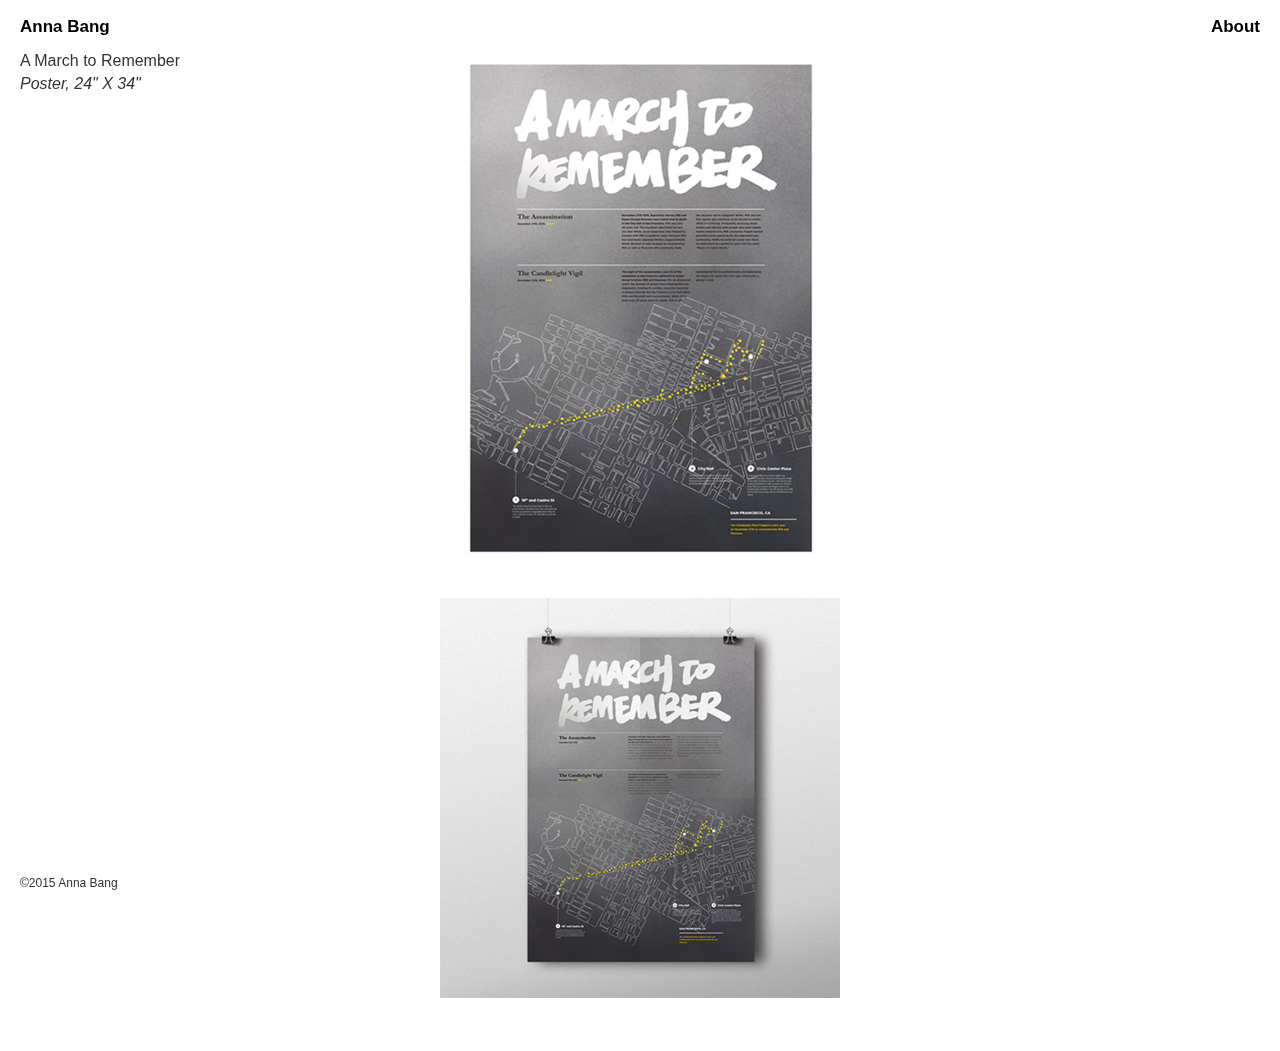
<file: march.html>
<!DOCTYPE html>
<html lang="en">
  <head>
    <meta charset="utf-8">
    <meta http-equiv="X-UA-Compatible" content="IE=edge">
    <meta name="viewport" content="width=device-width, initial-scale=1">
    <!-- The above 3 meta tags *must* come first in the head; any other head content must come *after* these tags -->
    <title>Anna Bang Design</title>

    <!-- CSS -->
    <link href="css/bootstrap.min.css" rel="stylesheet">
    <link href="css/custom.css" rel="stylesheet">

    <!-- HTML5 shim and Respond.js for IE8 support of HTML5 elements and media queries -->
    <!-- WARNING: Respond.js doesn't work if you view the page via file:// -->
    <!--[if lt IE 9]>
      <script src="https://oss.maxcdn.com/html5shiv/3.7.2/html5shiv.min.js"></script>
      <script src="https://oss.maxcdn.com/respond/1.4.2/respond.min.js"></script>
    <![endif]-->
  </head>
  <body>
    <div class="nav-bar-left">
        <a href="index.html">
        Anna Bang
        </a>
    </div>

    <div class="nav-bar-right">
        <a href="about.html">
        About
        </a>
    </div>

    <br>
    <!-- BLURB --> 
    <div class="blurb">
      A March to Remember<br>
         <div class="italicized">
             Poster, 24" X 34" 
         </div>
    </div>


    <br>
    <!-- WORK -->
    <div class="row">
        <div class="col-xs-1 col-md-3">
        </div>
        <div class="col-xs-10 col-md-6">
            <div class="row">
                <div class="col-md-1"></div>
                <div class="col-md-10">
                    <img class="img-responsive" src="images/marchposter/amarchtoremember.jpg"></img> <br>
                    <img class="img-responsive" src="images/marchposter/milkposter.jpg"></img>
                </div>
                <div class="col-md-1"></div>
            </div>
        </div>
        <div class="col-xs-1 col-md-3">
        </div>
    </div>
    
    <br><br>


    <div class="credit">
      ©2015 Anna Bang
    </div>
</file>
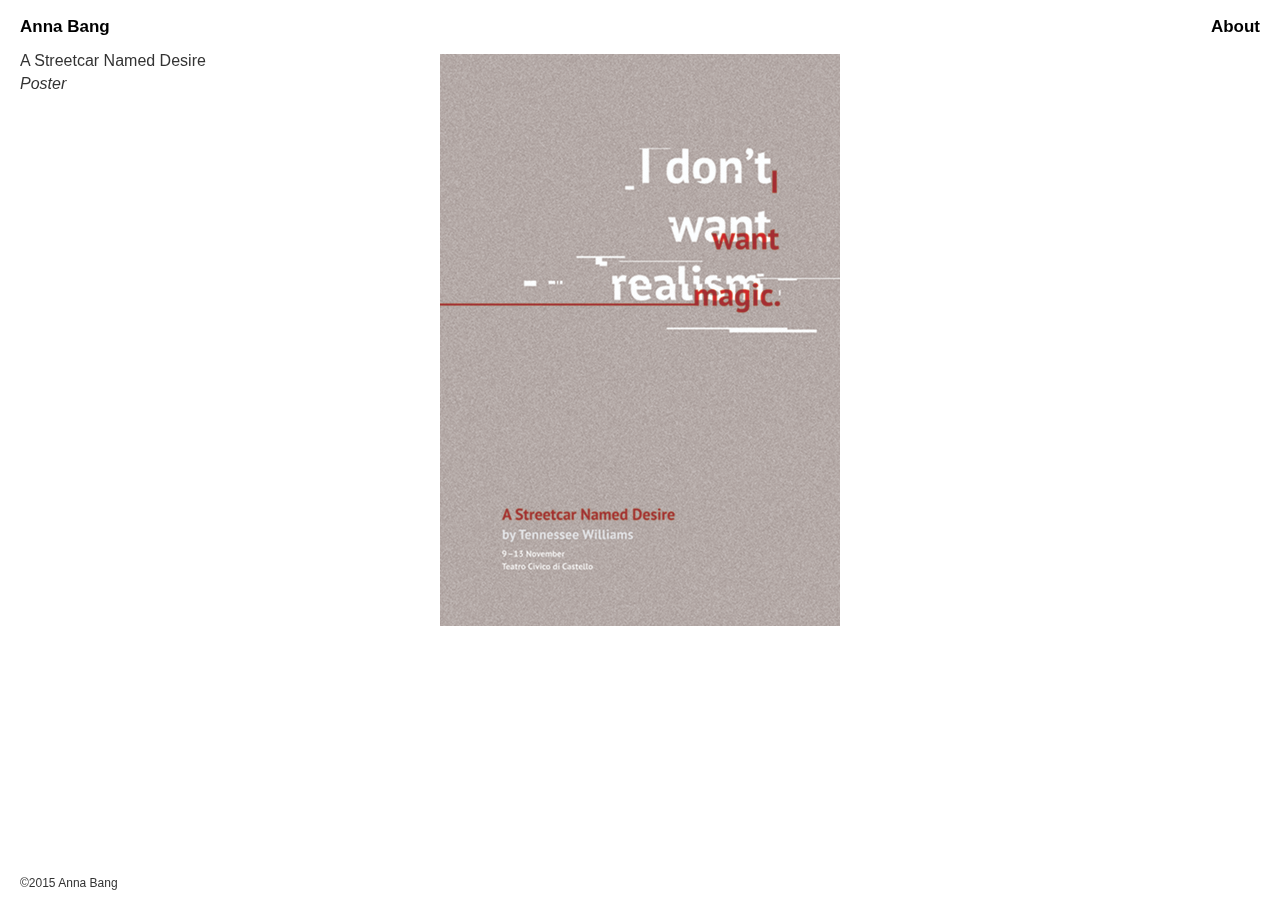
<file: streetcar.html>
<!DOCTYPE html>
<html lang="en">
  <head>
    <meta charset="utf-8">
    <meta http-equiv="X-UA-Compatible" content="IE=edge">
    <meta name="viewport" content="width=device-width, initial-scale=1">
    <!-- The above 3 meta tags *must* come first in the head; any other head content must come *after* these tags -->
    <title>Anna Bang Design</title>

    <!-- CSS -->
    <link href="css/bootstrap.min.css" rel="stylesheet">
    <link href="css/custom.css" rel="stylesheet">
    <link href="css/custom-streetcar.css" rel="stylesheet">
    <!-- HTML5 shim and Respond.js for IE8 support of HTML5 elements and media queries -->
    <!-- WARNING: Respond.js doesn't work if you view the page via file:// -->
    <!--[if lt IE 9]>
      <script src="https://oss.maxcdn.com/html5shiv/3.7.2/html5shiv.min.js"></script>
      <script src="https://oss.maxcdn.com/respond/1.4.2/respond.min.js"></script>
    <![endif]-->
  </head>
  <body>
    <div class="nav-bar-left">
        <a href="index.html">
        Anna Bang
        </a>
    </div>

    <div class="nav-bar-right">
        <a href="about.html">
        About
        </a>
    </div>

    <br>
    <!-- BLURB --> 
    <div class="blurb">
      A Streetcar Named Desire<br>
         <div class="italicized">
             Poster
         </div>
    </div>


    <br>
    <!-- WORK -->
    <div class="row">
        <div class="col-xs-1 col-md-3">
        </div>
        <div class="col-xs-10 col-md-6">
            <div class="row">
                <div class="col-md-1"></div>
                <div class="col-md-10">
                    <img class="img-responsive" src="images/streetcar/streetcar.jpg"></img> <br>
                </div>
                <div class="col-md-1"></div>
            </div>
        </div>
        <div class="col-xs-1 col-md-3">
        </div>
    </div>


    <div class="credit">
      ©2015 Anna Bang
    </div>
</file>
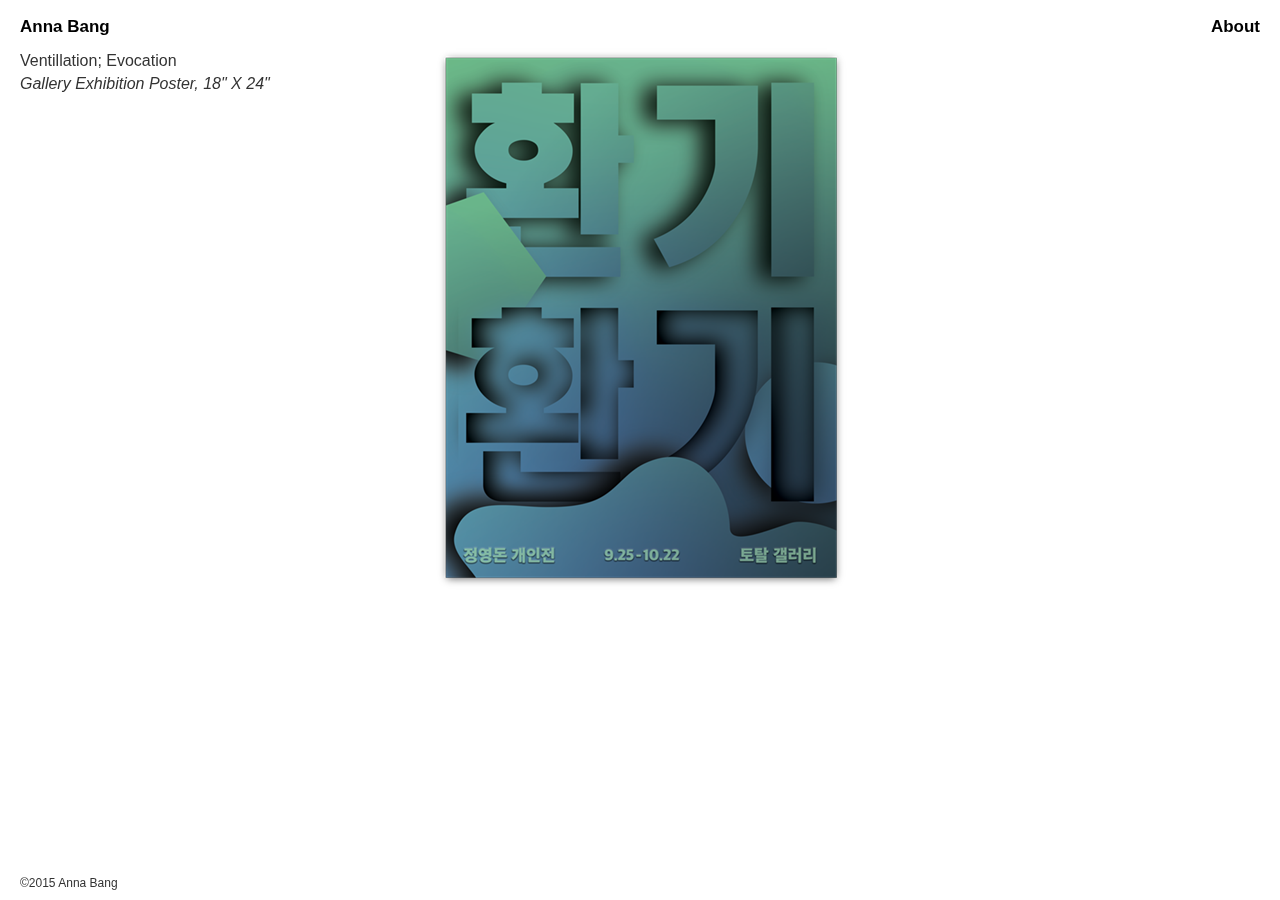
<file: ventillation.html>
<!DOCTYPE html>
<html lang="en">
  <head>
    <meta charset="utf-8">
    <meta http-equiv="X-UA-Compatible" content="IE=edge">
    <meta name="viewport" content="width=device-width, initial-scale=1">
    <!-- The above 3 meta tags *must* come first in the head; any other head content must come *after* these tags -->
    <title>Anna Bang Design</title>

    <!-- CSS -->
    <link href="css/bootstrap.min.css" rel="stylesheet">
    <link href="css/custom.css" rel="stylesheet">

    <!-- HTML5 shim and Respond.js for IE8 support of HTML5 elements and media queries -->
    <!-- WARNING: Respond.js doesn't work if you view the page via file:// -->
    <!--[if lt IE 9]>
      <script src="https://oss.maxcdn.com/html5shiv/3.7.2/html5shiv.min.js"></script>
      <script src="https://oss.maxcdn.com/respond/1.4.2/respond.min.js"></script>
    <![endif]-->
  </head>
  <body>
    <div class="nav-bar-left">
        <a href="index.html">
        Anna Bang
        </a>
    </div>

    <div class="nav-bar-right">
        <a href="about.html">
        About
        </a>
    </div>

    <br>
    <!-- BLURB --> 
    <div class="blurb">
      Ventillation; Evocation<br>
      <div class="italicized">
        Gallery Exhibition Poster, 18" X 24"
      </div> 
    </div>
    <!-- WORK -->

    <!-- Ventillation, Brain Book -->
    <div class="row">
        <div class="col-xs-1 col-md-3">
        </div>
        <div class="col-xs-10 col-md-6">
            <div class="row">
                <div class="col-md-1"></div>
                <div class="col-md-10">
                    <img class="img-responsive" src="images/ventillation/ventillation.png"></img>
                </div>
                <div class="col-md-1"></div>
            </div>
        </div>
        <div class="col-xs-1 col-md-3">
        </div>
    </div>


    <div class="credit">
      ©2015 Anna Bang
    </div>
</file>
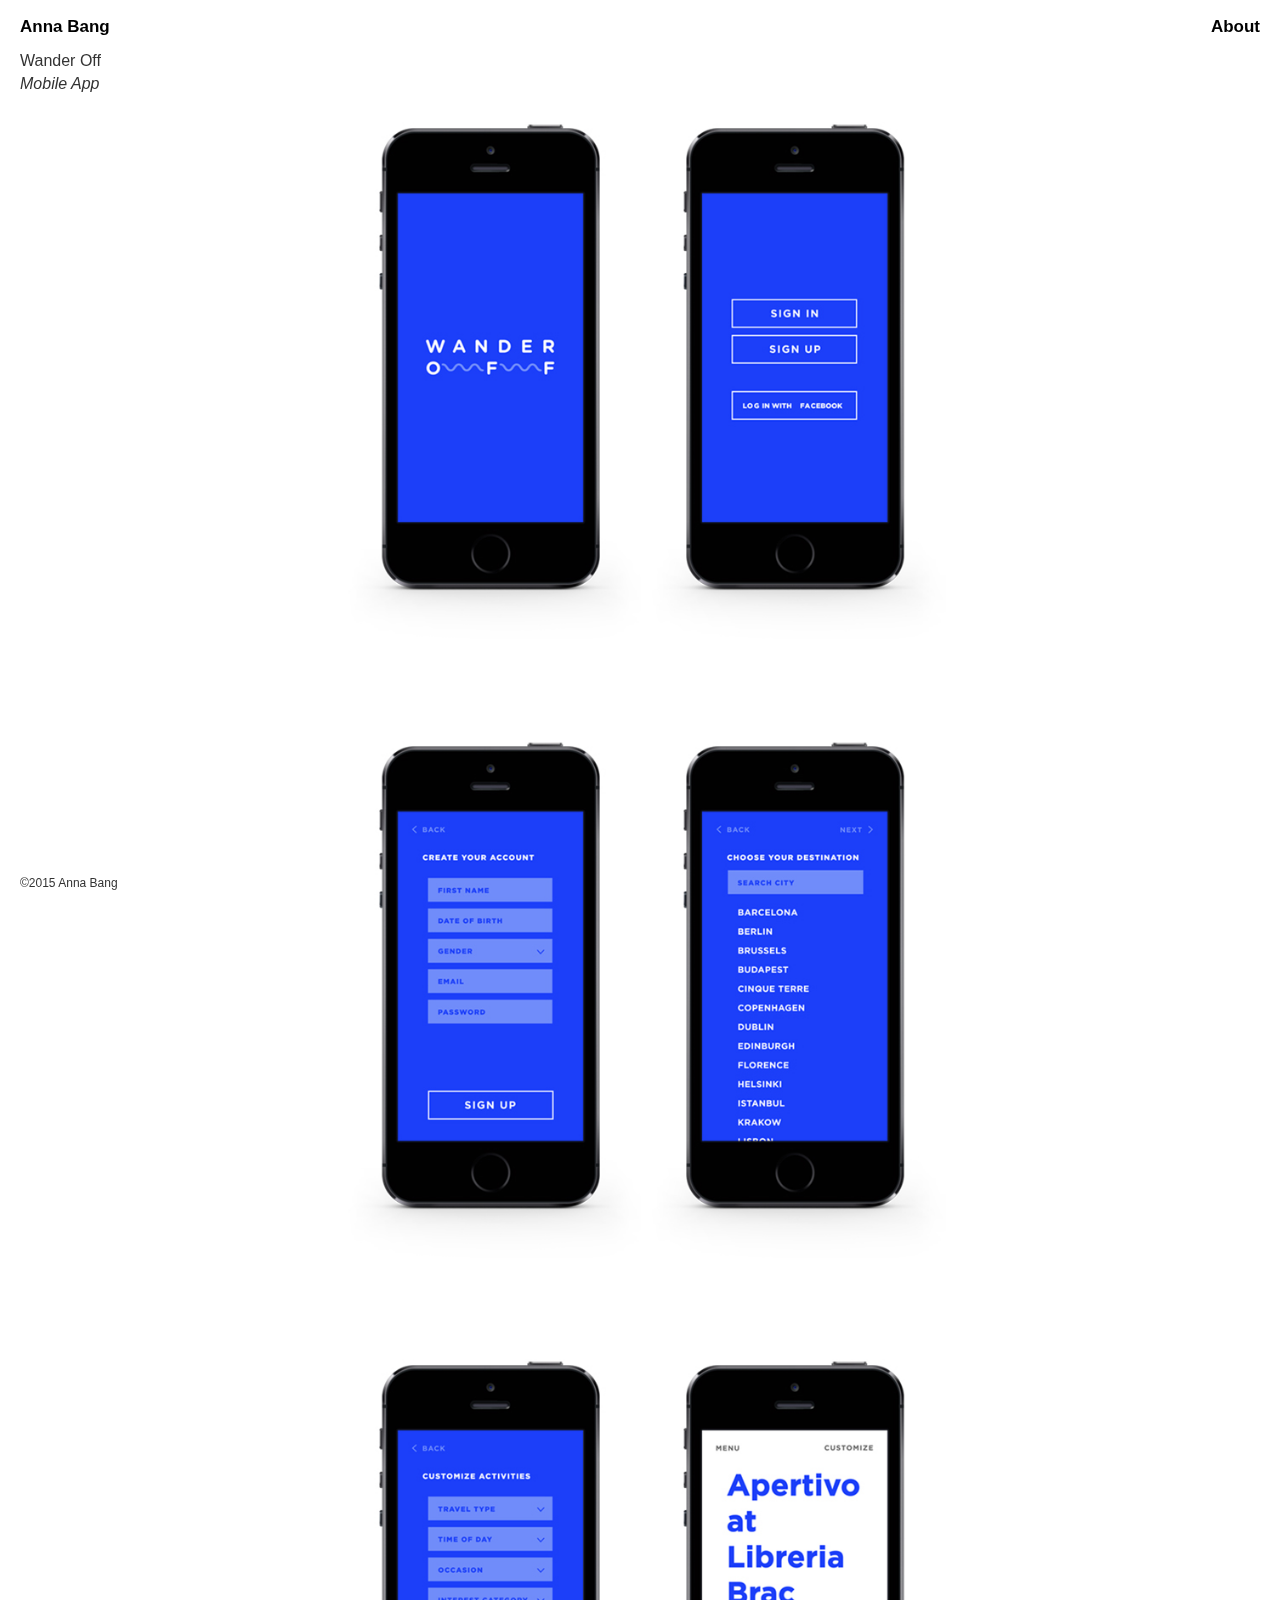
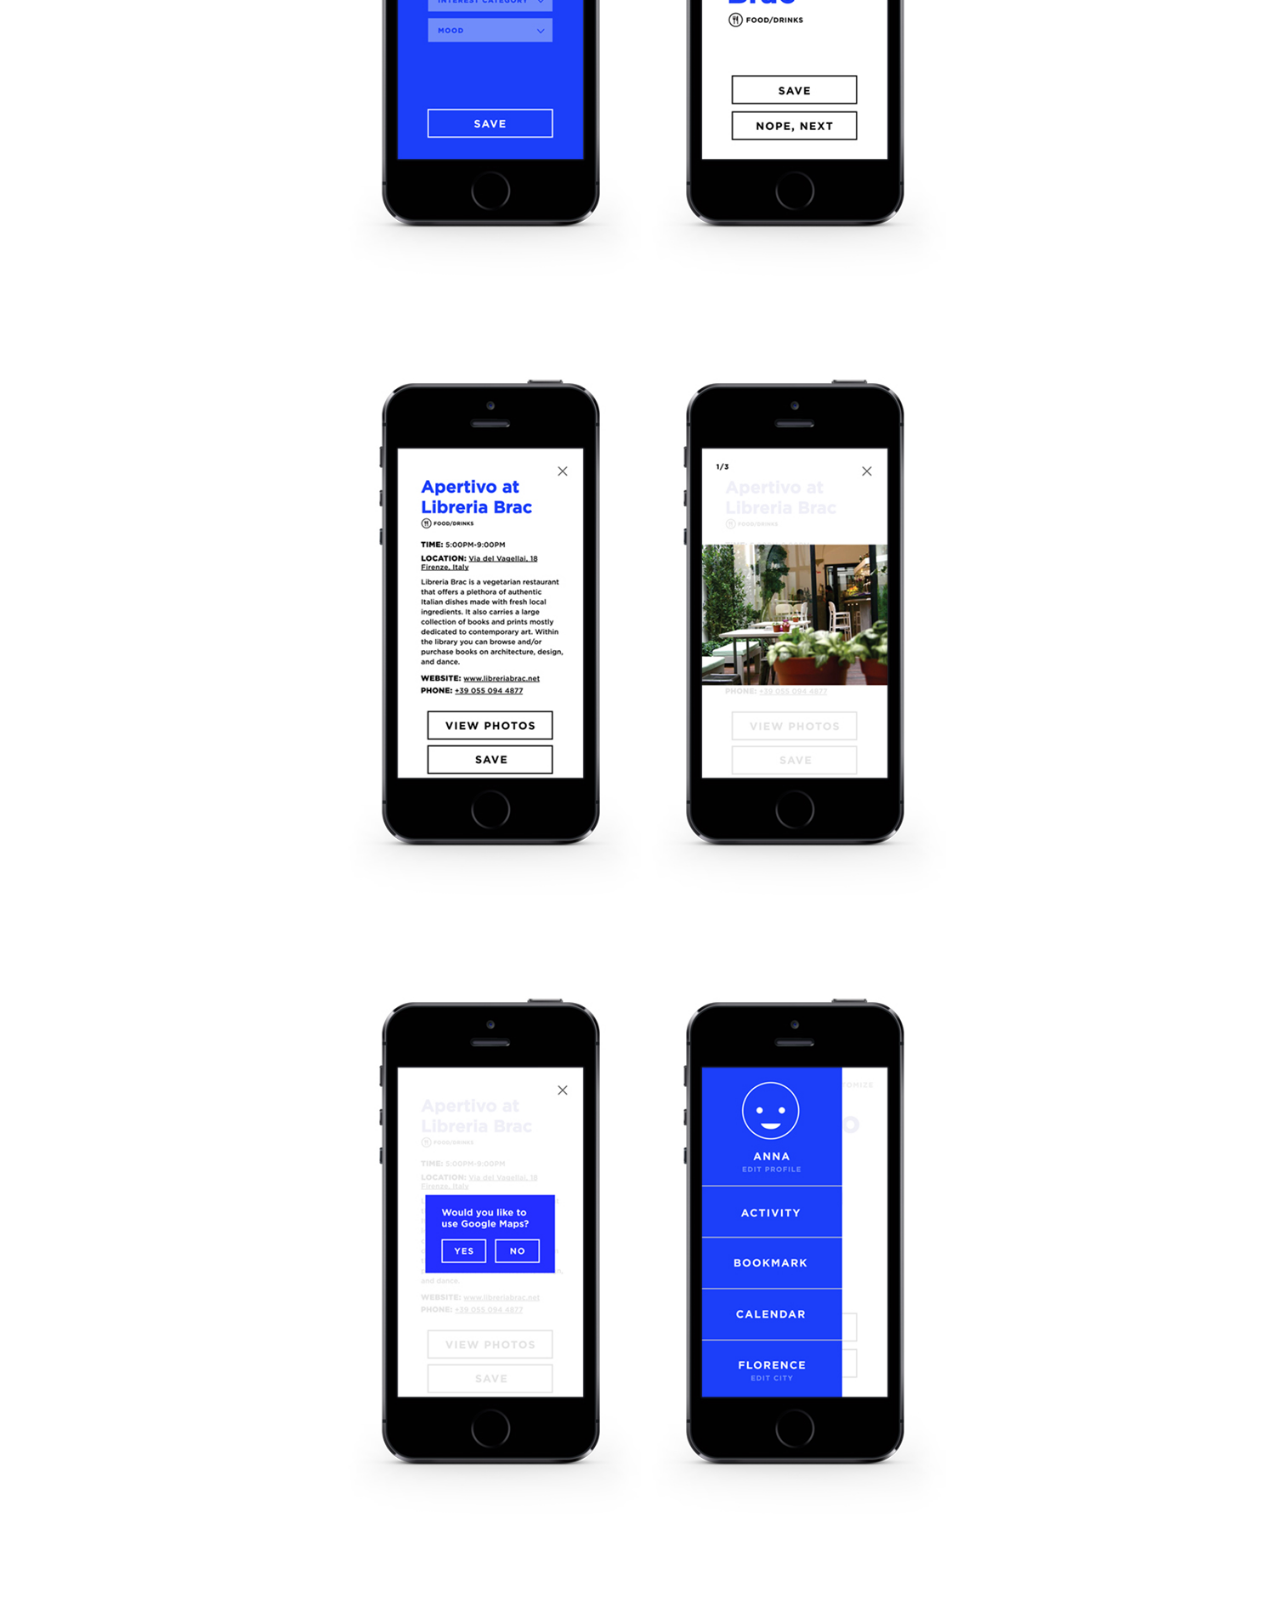
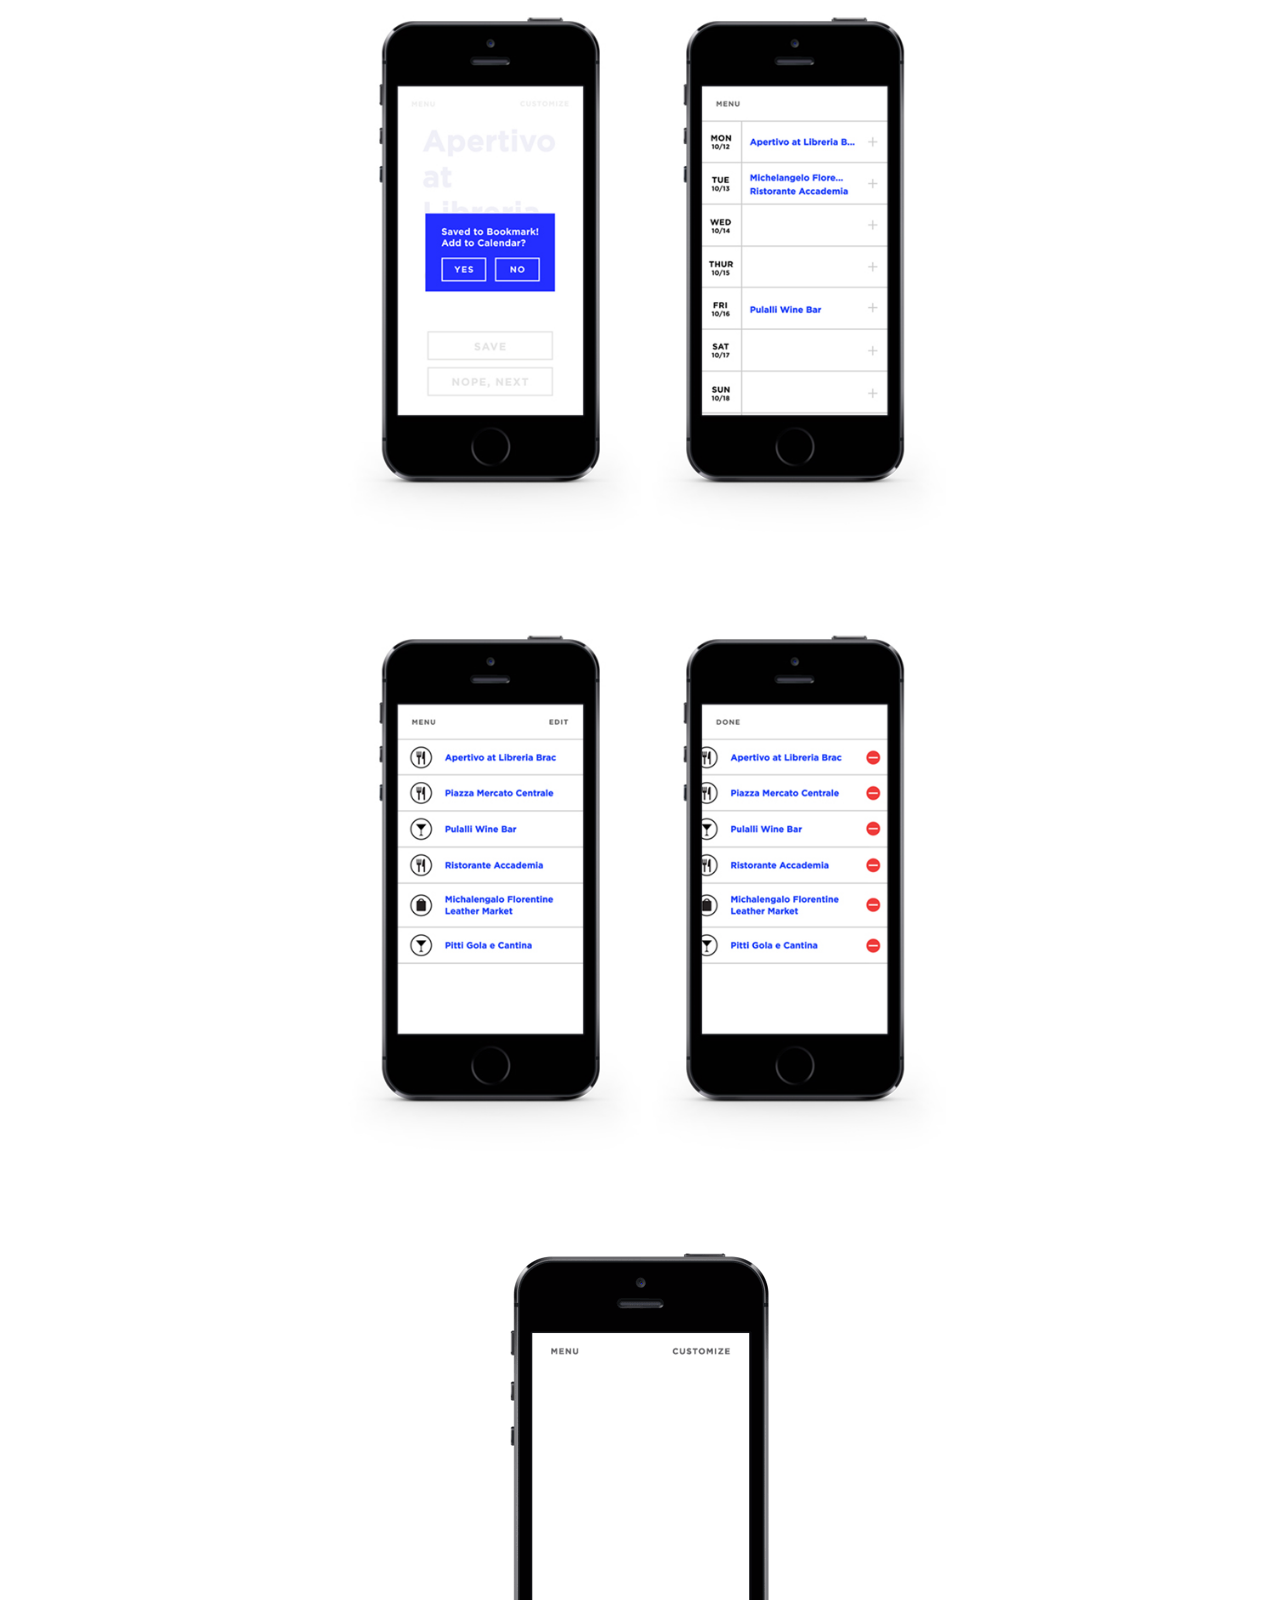
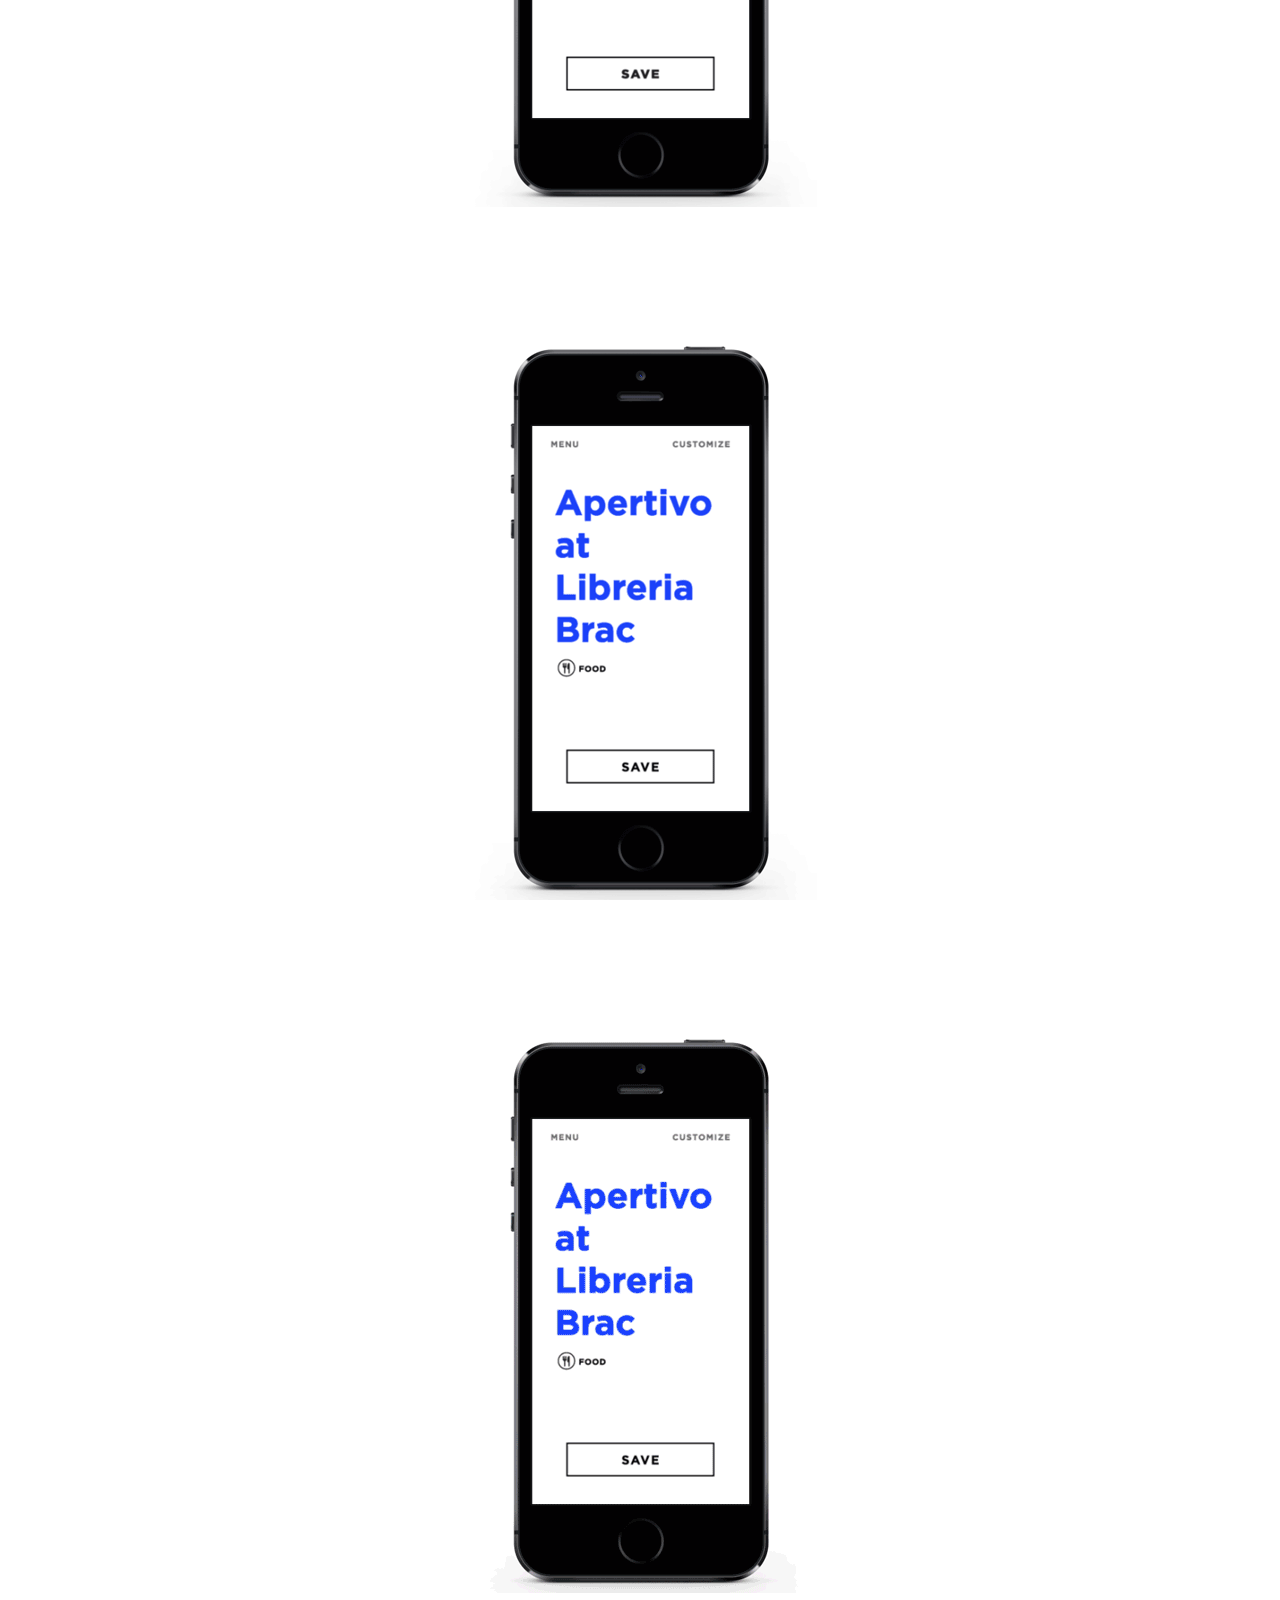
<file: wanderoff.html>
<!DOCTYPE html>
<html lang="en">
  <head>
    <meta charset="utf-8">
    <meta http-equiv="X-UA-Compatible" content="IE=edge">
    <meta name="viewport" content="width=device-width, initial-scale=1">
    <!-- The above 3 meta tags *must* come first in the head; any other head content must come *after* these tags -->
    <title>Anna Bang Design</title>

    <!-- CSS -->
    <link href="css/bootstrap.min.css" rel="stylesheet">
    <link href="css/custom.css" rel="stylesheet">
    <link href="css/custom-image.css" rel="stylesheet">
    <!-- HTML5 shim and Respond.js for IE8 support of HTML5 elements and media queries -->
    <!-- WARNING: Respond.js doesn't work if you view the page via file:// -->
    <!--[if lt IE 9]>
      <script src="https://oss.maxcdn.com/html5shiv/3.7.2/html5shiv.min.js"></script>
      <script src="https://oss.maxcdn.com/respond/1.4.2/respond.min.js"></script>
    <![endif]-->
  </head>
  <body>
    <div class="nav-bar-left">
        <a href="index.html">
        Anna Bang
        </a>
    </div>

    <div class="nav-bar-right">
        <a href="about.html">
        About
        </a>
    </div>

    <br>
    <!-- BLURB --> 
    <div class="blurb">
      Wander Off
      <div class="italicized">
      Mobile App
      </div>
    </div>


    <br>
    <!-- WORK -->
    <div class="row">
        <div class="col-xs-1 col-md-1">
        </div>
        <div class="col-xs-10 col-md-10">
                    <img class="img-responsive" src="images/wanderoff/wo.jpg"></img> 
                    <img class="img-responsive" src="images/wanderoff/wo2.jpg"></img> 
                    <img class="img-responsive" src="images/wanderoff/wo3.jpg"></img>
                    <img class="img-responsive" src="images/wanderoff/wo4.jpg"></img> 
                    <img class="img-responsive" src="images/wanderoff/wo6.jpg"></img> 
                    <img class="img-responsive" src="images/wanderoff/wo7.jpg"></img> 
                    <img class="img-responsive" src="images/wanderoff/wo5.jpg"></img> 
                <div class="index-padding"></div>
                <div class="index-padding"></div>
                <div class="index-padding"></div>
                    <img class="img-responsive" src="images/wanderoff/wanderoff.gif"></img> 
                <div class="index-padding"></div>
                <div class="index-padding"></div>
                <div class="index-padding"></div>
                <div class="index-padding"></div>
                <div class="index-padding"></div>
                <div class="index-padding"></div>
                    <img class="img-responsive" src="images/wanderoff/wanderoff2.gif"></img> 
                <div class="index-padding"></div>
                <div class="index-padding"></div>
                <div class="index-padding"></div>
                <div class="index-padding"></div>
                <div class="index-padding"></div>
                <div class="index-padding"></div>
                    <img class="img-responsive" src="images/wanderoff/wanderoff3.gif"></img> 
        </div>
        <div class="col-xs-1 col-md-1">
        </div>
    </div>

    <br><br><br>
    
    <div class="credit">
      ©2015 Anna Bang
    </div>
</file>
<file: css/custom.css>
body{
	font-size:17px;

}

a {
	color:black;
}

a:hover{
	color:black;
}

.carousel-inner>.item>a>img, .carousel-inner>.item>img, .img-responsive, .thumbnail a>img, .thumbnail>img {
	display:block;
	margin:auto;
	padding:5px;
}

.nav-bar-left{
	position:fixed;
	top:15px;
	left:20px;
	z-index:2000;
	font-weight:bold;
}

.nav-bar-right{
	position:fixed;
	top:15px;
	right:20px;
	text-align: right;
	z-index: 2000;
    font-weight:bold;
}

.blurb{
	font-size:16px;
	font-weight:normal;
	position:fixed;
	left:20px;
	top: 50px;
	z-index:1000;
}

.italicized{
	font-style: italic;
}

.index-padding{
	padding:10px;
}

<<<<<<< HEAD
.small-padding{
	padding:6px;
}

.underline{
	text-decoration: underline;
}

.credit{
	position:fixed;
	bottom:8px;
	font-size:12px;
	left:20px;
}


video{
	width:680px;
	display:block;
	margin: 0 auto;
}
</file>
<file: css/customindex.css>
img{
	padding:0px;
}

img{
	max-width:400px;
}

.index-padding{
	padding:18px
}

.index-padding-small{
	padding:5px;
}
</file>
<file: css/customlarge.css>
.carousel-inner>.item>a>img, .carousel-inner>.item>img, .img-responsive, .thumbnail a>img, .thumbnail>img {
	display:block;
	margin:auto;
	max-width:690px;
	padding:5px;
}
</file>
<file: css/custom-streetcar.css>
img{
	padding-left:50px;
	padding-right:50px;
}
</file>
<file: css/custom-image.css>
.carousel-inner>.item>a>img, .carousel-inner>.item>img, .img-responsive, .thumbnail a>img, .thumbnail>img {	
	display:block;
	margin:auto;
	max-width:65%;
	padding:5px;
}
</file>
